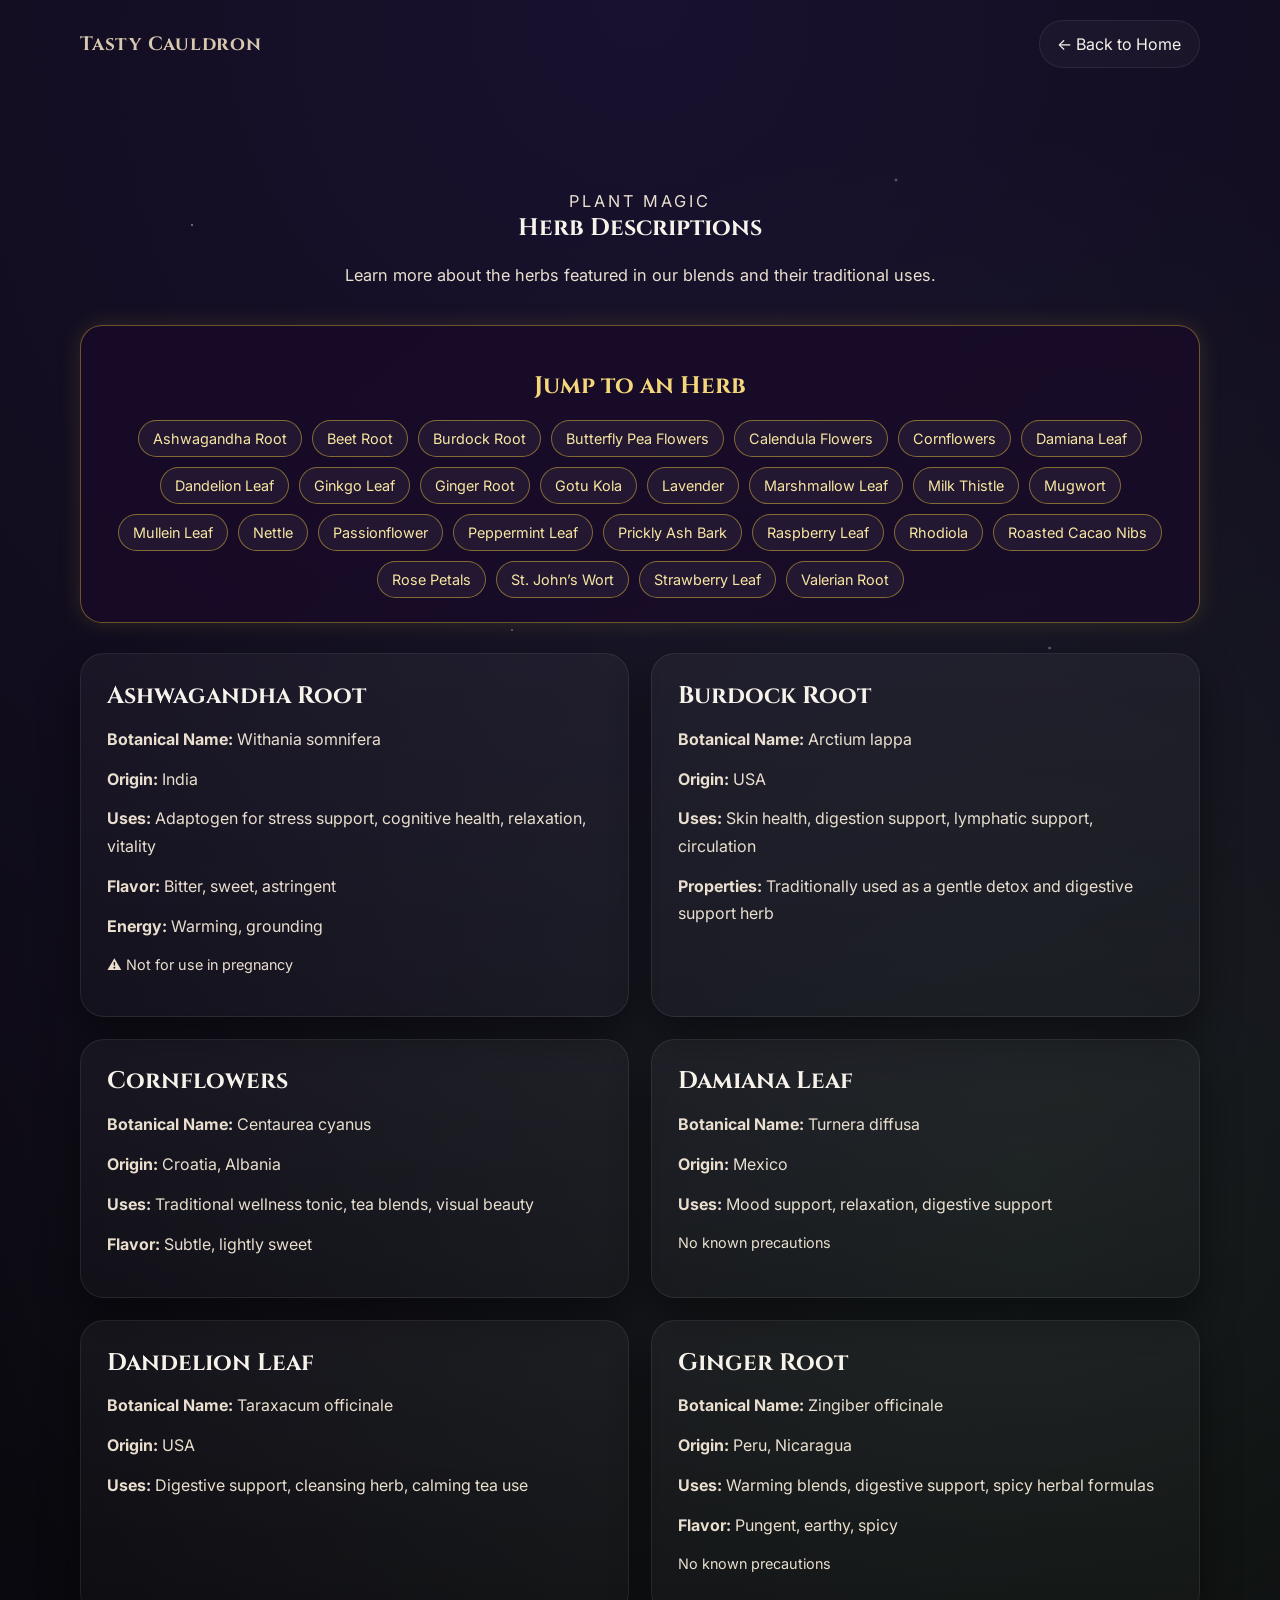
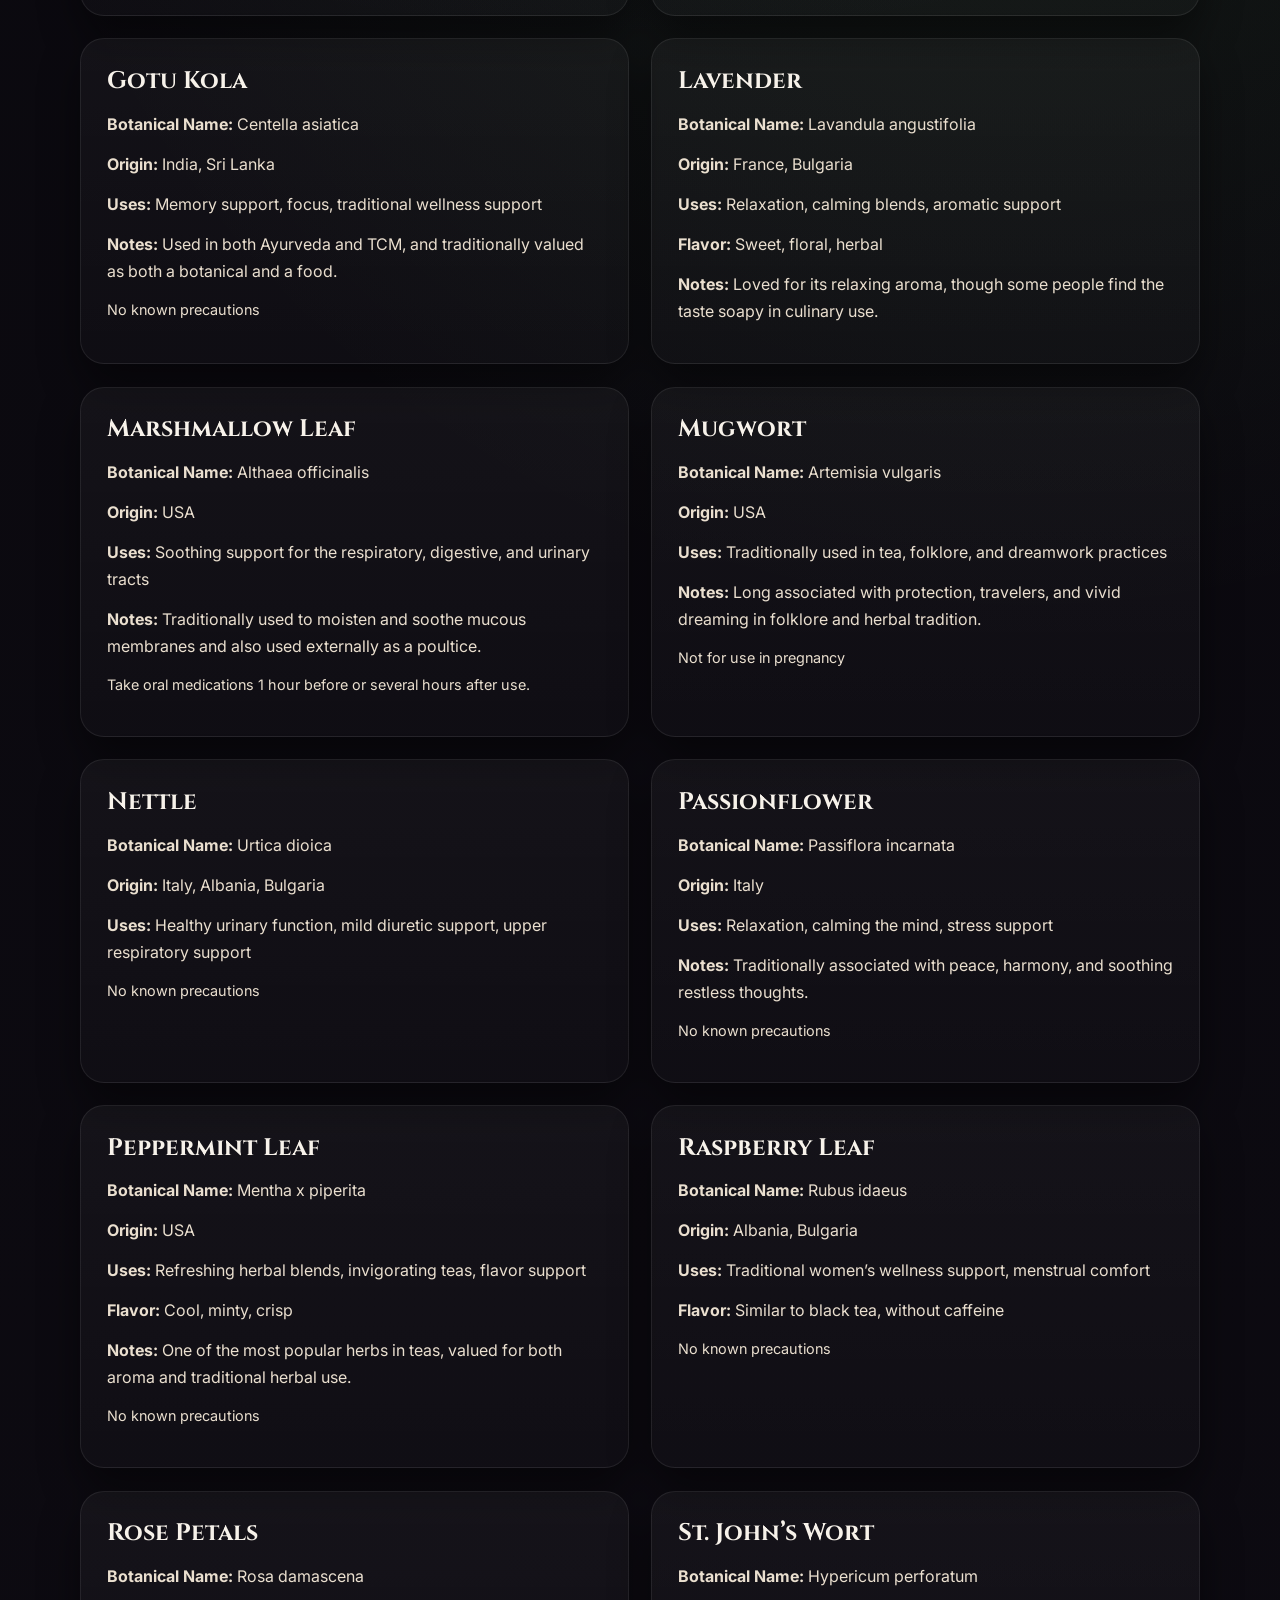
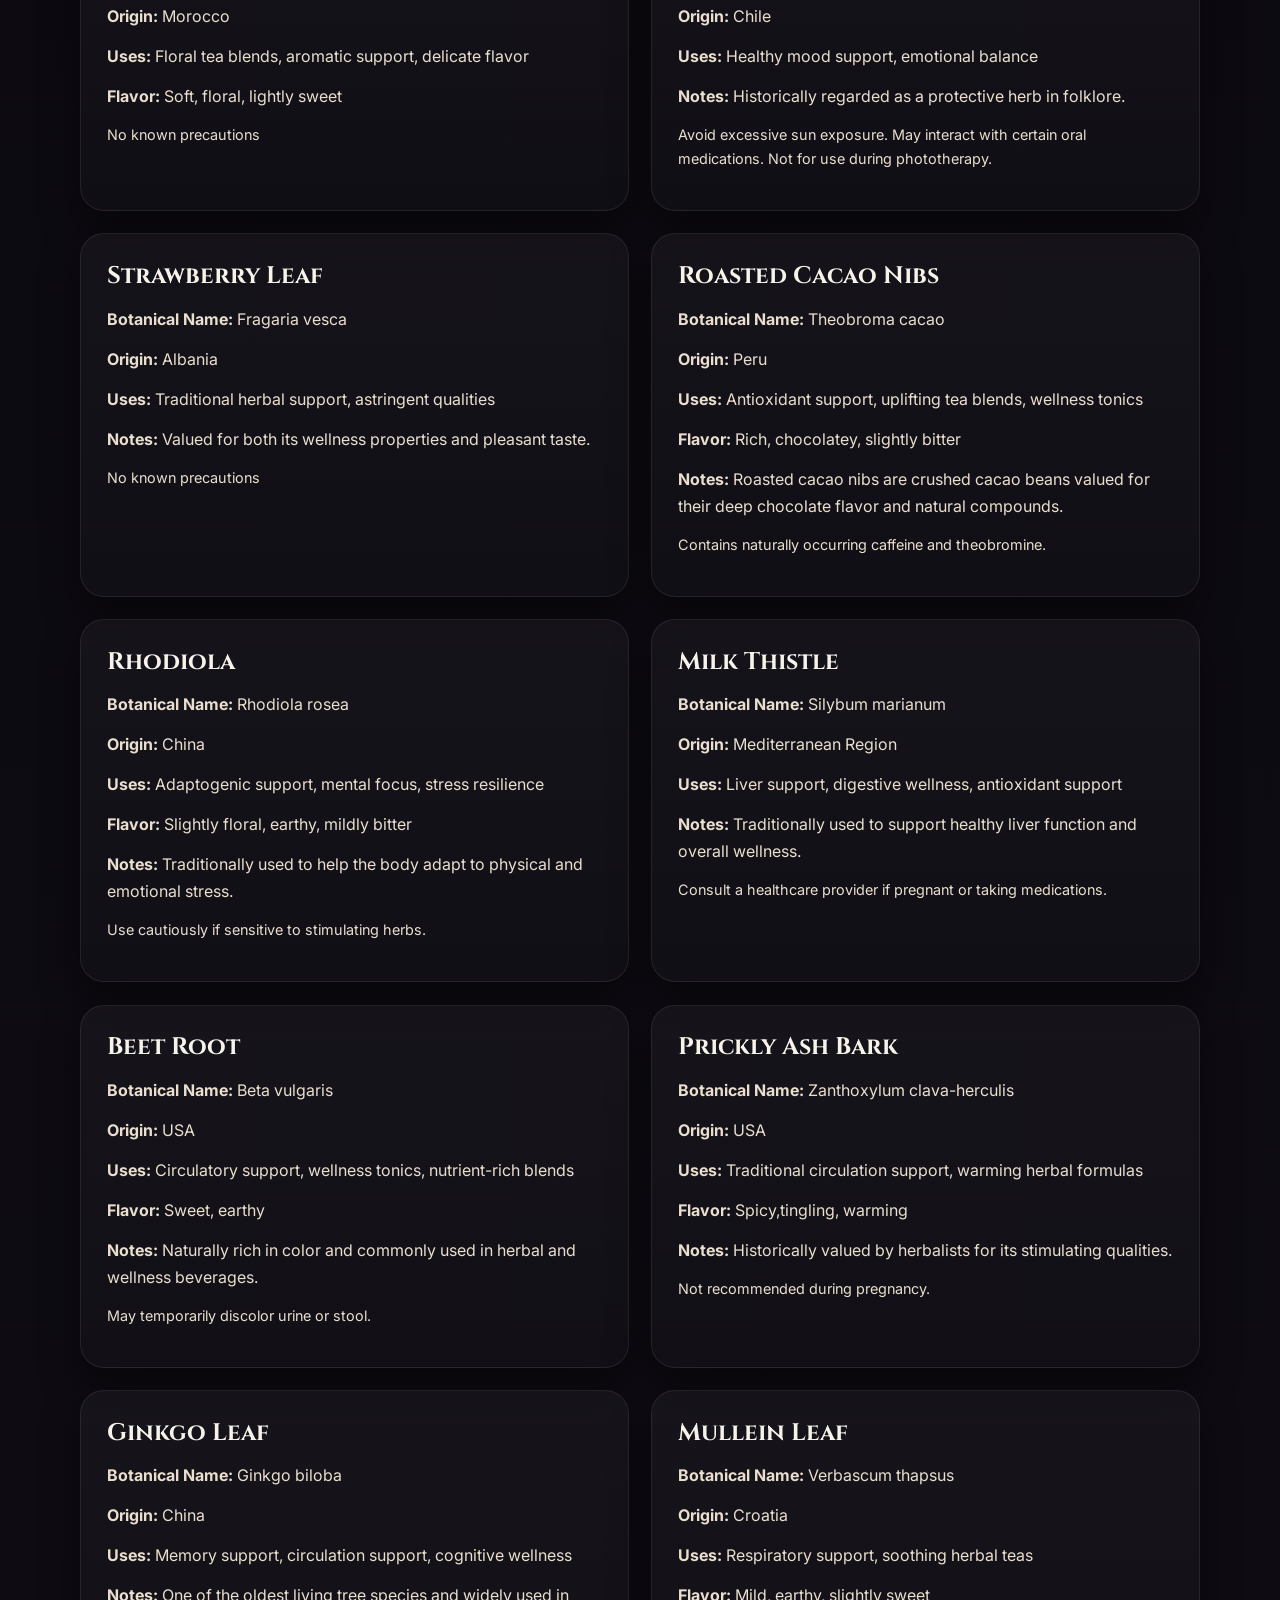
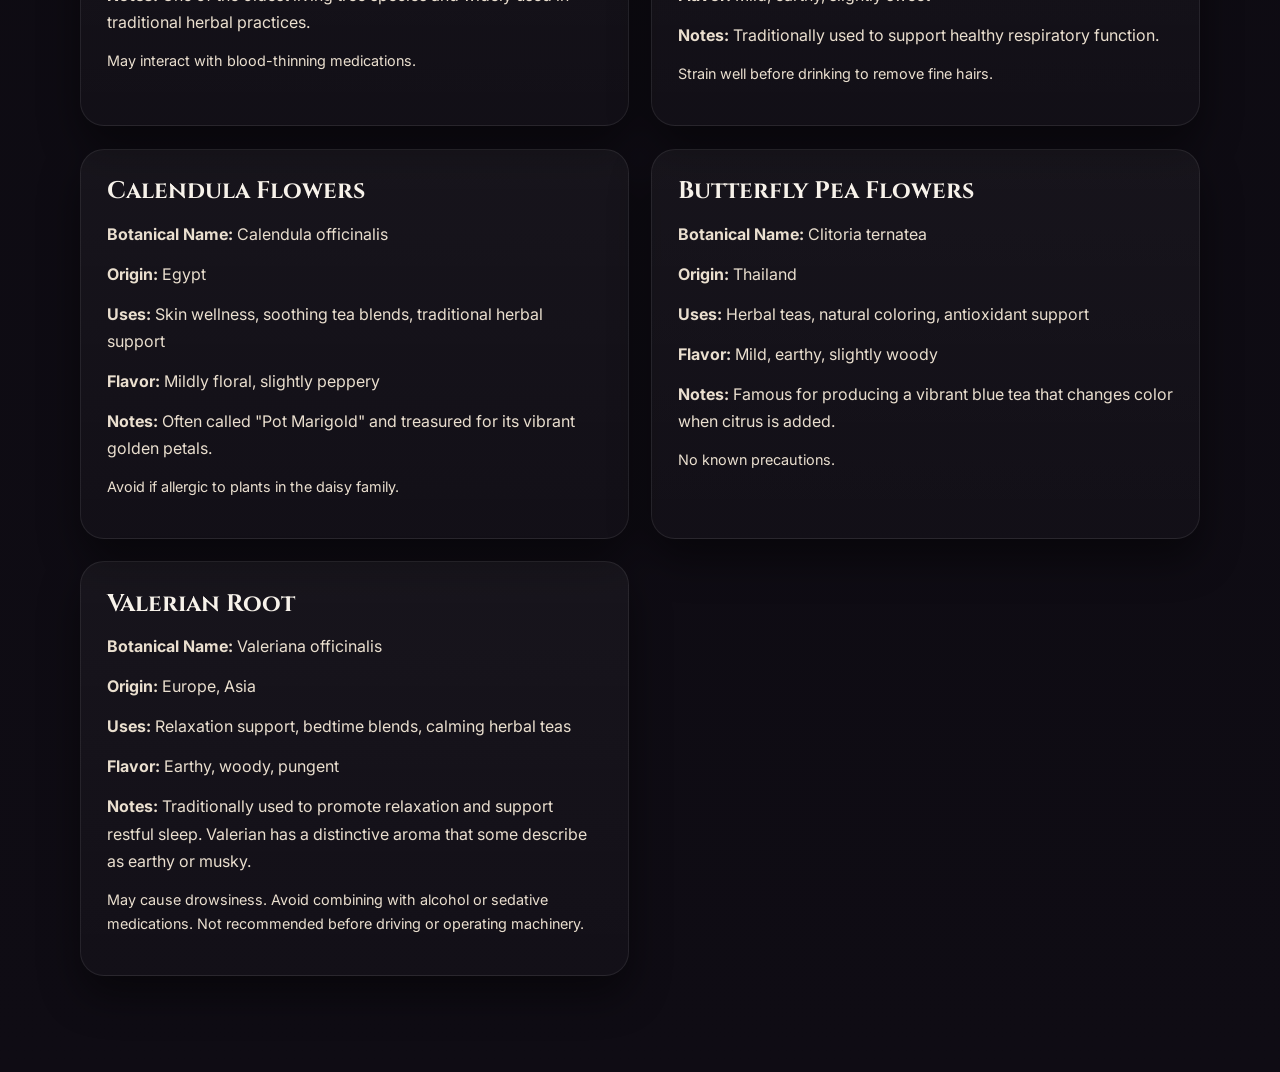
<file: herb-descriptions.html>
<!DOCTYPE html>
<html lang="en">
<head>

  
<!-- Google tag (gtag.js) -->
<script async src="https://www.googletagmanager.com/gtag/js?id=G-0WWXPFEBN2"></script>
<script>
  window.dataLayer = window.dataLayer || [];
  function gtag(){dataLayer.push(arguments);}
  gtag('js', new Date());

  gtag('config', 'G-0WWXPFEBN2');
</script>


  <meta charset="UTF-8" />
  <meta name="viewport" content="width=device-width, initial-scale=1.0" />
  <title>Herb Descriptions | Tasty Cauldron</title>
  <link rel="preconnect" href="https://fonts.googleapis.com">
  <link rel="preconnect" href="https://fonts.gstatic.com" crossorigin>
  <link href="https://fonts.googleapis.com/css2?family=Cinzel:wght@500;600;700&family=Inter:wght@400;500;600&display=swap" rel="stylesheet">
  <link rel="stylesheet" href="style.css" />
</head>
<body>
  <div class="menu-shell">
    <div class="menu-top">
      <div class="menu-logo">Tasty Cauldron</div>
      <a href="index.html" class="back-link">← Back to Home</a>
    </div>

    <main class="menu-page">
      <section class="menu-hero">
        <p class="eyebrow">Plant magic</p>
        <h1>Herb Descriptions</h1>
        <p>
          Learn more about the herbs featured in our blends and their traditional uses.
        </p>
      </section>

<section class="herb-jump">
  <h2>Jump to an Herb</h2>

  <div class="herb-jump-links">
    <a href="#ashwagandha-root">Ashwagandha Root</a>
    <a href="#beet-root">Beet Root</a>
    <a href="#burdock-root">Burdock Root</a>
    <a href="#butterfly-pea-flowers">Butterfly Pea Flowers</a>
    <a href="#calendula-flowers">Calendula Flowers</a>
    <a href="#cornflowers">Cornflowers</a>
    <a href="#damiana-leaf">Damiana Leaf</a>
    <a href="#dandelion-leaf">Dandelion Leaf</a>
    <a href="#ginkgo-leaf">Ginkgo Leaf</a>
    <a href="#ginger-root">Ginger Root</a>
    <a href="#gotu-kola">Gotu Kola</a>
    <a href="#lavender">Lavender</a>
    <a href="#marshmallow-leaf">Marshmallow Leaf</a>
    <a href="#milk-thistle">Milk Thistle</a>
    <a href="#mugwort">Mugwort</a>
    <a href="#mullein-leaf">Mullein Leaf</a>
    <a href="#nettle">Nettle</a>
    <a href="#passionflower">Passionflower</a>
    <a href="#peppermint-leaf">Peppermint Leaf</a>
    <a href="#prickly-ash-bark">Prickly Ash Bark</a>
    <a href="#raspberry-leaf">Raspberry Leaf</a>
    <a href="#rhodiola">Rhodiola</a>
    <a href="#roasted-cacao-nibs">Roasted Cacao Nibs</a>
    <a href="#rose-petals">Rose Petals</a>
    <a href="#st-johns-wort">St. John’s Wort</a>
    <a href="#strawberry-leaf">Strawberry Leaf</a>
    <a href="#valerian-root">Valerian Root</a>
  </div>
</section>


      <section class="herb-grid">
        <article class="herb-card" id="ashwagandha-root">
          <h2>Ashwagandha Root</h2>
          <p><strong>Botanical Name:</strong> Withania somnifera</p>
          <p><strong>Origin:</strong> India</p>
          <p><strong>Uses:</strong> Adaptogen for stress support, cognitive health, relaxation, vitality</p>
          <p><strong>Flavor:</strong> Bitter, sweet, astringent</p>
          <p><strong>Energy:</strong> Warming, grounding</p>
          <p class="herb-note">⚠ Not for use in pregnancy</p>
        </article>

        <article class="herb-card" id="burdock-root">
          <h2>Burdock Root</h2>
          <p><strong>Botanical Name:</strong> Arctium lappa</p>
          <p><strong>Origin:</strong> USA</p>
          <p><strong>Uses:</strong> Skin health, digestion support, lymphatic support, circulation</p>
          <p><strong>Properties:</strong> Traditionally used as a gentle detox and digestive support herb</p>
        </article>

        <article class="herb-card" id="cornflowers">
          <h2>Cornflowers</h2>
          <p><strong>Botanical Name:</strong> Centaurea cyanus</p>
          <p><strong>Origin:</strong> Croatia, Albania</p>
          <p><strong>Uses:</strong> Traditional wellness tonic, tea blends, visual beauty</p>
          <p><strong>Flavor:</strong> Subtle, lightly sweet</p>
        </article>

        <article class="herb-card" id="damiana-leaf">
          <h2>Damiana Leaf</h2>
          <p><strong>Botanical Name:</strong> Turnera diffusa</p>
          <p><strong>Origin:</strong> Mexico</p>
          <p><strong>Uses:</strong> Mood support, relaxation, digestive support</p>
          <p class="herb-note">No known precautions</p>
        </article>

        <article class="herb-card" id="dandelion-leaf">
          <h2>Dandelion Leaf</h2>
          <p><strong>Botanical Name:</strong> Taraxacum officinale</p>
          <p><strong>Origin:</strong> USA</p>
          <p><strong>Uses:</strong> Digestive support, cleansing herb, calming tea use</p>
        </article>

        <article class="herb-card"  id="ginkgo-leaf">
          <h2>Ginger Root</h2>
          <p><strong>Botanical Name:</strong> Zingiber officinale</p>
          <p><strong>Origin:</strong> Peru, Nicaragua</p>
          <p><strong>Uses:</strong> Warming blends, digestive support, spicy herbal formulas</p>
          <p><strong>Flavor:</strong> Pungent, earthy, spicy</p>
          <p class="herb-note">No known precautions</p>
        </article>



        <article class="herb-card" id="gotu-kola">
  <h2>Gotu Kola</h2>
  <p><strong>Botanical Name:</strong> Centella asiatica</p>
  <p><strong>Origin:</strong> India, Sri Lanka</p>
  <p><strong>Uses:</strong> Memory support, focus, traditional wellness support</p>
  <p><strong>Notes:</strong> Used in both Ayurveda and TCM, and traditionally valued as both a botanical and a food.</p>
  <p class="herb-note">No known precautions</p>
</article>

<article class="herb-card" id="lavender">
  <h2>Lavender</h2>
  <p><strong>Botanical Name:</strong> Lavandula angustifolia</p>
  <p><strong>Origin:</strong> France, Bulgaria</p>
  <p><strong>Uses:</strong> Relaxation, calming blends, aromatic support</p>
  <p><strong>Flavor:</strong> Sweet, floral, herbal</p>
  <p><strong>Notes:</strong> Loved for its relaxing aroma, though some people find the taste soapy in culinary use.</p>
</article>

<article class="herb-card" id="marshmallow-leaf">
  <h2>Marshmallow Leaf</h2>
  <p><strong>Botanical Name:</strong> Althaea officinalis</p>
  <p><strong>Origin:</strong> USA</p>
  <p><strong>Uses:</strong> Soothing support for the respiratory, digestive, and urinary tracts</p>
  <p><strong>Notes:</strong> Traditionally used to moisten and soothe mucous membranes and also used externally as a poultice.</p>
  <p class="herb-note">Take oral medications 1 hour before or several hours after use.</p>
</article>

<article class="herb-card" id="mugwort">
  <h2>Mugwort</h2>
  <p><strong>Botanical Name:</strong> Artemisia vulgaris</p>
  <p><strong>Origin:</strong> USA</p>
  <p><strong>Uses:</strong> Traditionally used in tea, folklore, and dreamwork practices</p>
  <p><strong>Notes:</strong> Long associated with protection, travelers, and vivid dreaming in folklore and herbal tradition.</p>
  <p class="herb-note">Not for use in pregnancy</p>
</article>

<article class="herb-card" id="nettle"> 
  <h2>Nettle</h2>
  <p><strong>Botanical Name:</strong> Urtica dioica</p>
  <p><strong>Origin:</strong> Italy, Albania, Bulgaria</p>
  <p><strong>Uses:</strong> Healthy urinary function, mild diuretic support, upper respiratory support</p>
  <p class="herb-note">No known precautions</p>
</article>

<article class="herb-card" id="passionflower">
  <h2>Passionflower</h2>
  <p><strong>Botanical Name:</strong> Passiflora incarnata</p>
  <p><strong>Origin:</strong> Italy</p>
  <p><strong>Uses:</strong> Relaxation, calming the mind, stress support</p>
  <p><strong>Notes:</strong> Traditionally associated with peace, harmony, and soothing restless thoughts.</p>
  <p class="herb-note">No known precautions</p>
</article>

<article class="herb-card" id="peppermint-leaf">
  <h2>Peppermint Leaf</h2>
  <p><strong>Botanical Name:</strong> Mentha x piperita</p>
  <p><strong>Origin:</strong> USA</p>
  <p><strong>Uses:</strong> Refreshing herbal blends, invigorating teas, flavor support</p>
  <p><strong>Flavor:</strong> Cool, minty, crisp</p>
  <p><strong>Notes:</strong> One of the most popular herbs in teas, valued for both aroma and traditional herbal use.</p>
  <p class="herb-note">No known precautions</p>
</article>

<article class="herb-card" id="raspberry-leaf">
  <h2>Raspberry Leaf</h2>
  <p><strong>Botanical Name:</strong> Rubus idaeus</p>
  <p><strong>Origin:</strong> Albania, Bulgaria</p>
  <p><strong>Uses:</strong> Traditional women’s wellness support, menstrual comfort</p>
  <p><strong>Flavor:</strong> Similar to black tea, without caffeine</p>
  <p class="herb-note">No known precautions</p>
</article>

<article class="herb-card" id="rose-petals">
  <h2>Rose Petals</h2>
  <p><strong>Botanical Name:</strong> Rosa damascena</p>
  <p><strong>Origin:</strong> Morocco</p>
  <p><strong>Uses:</strong> Floral tea blends, aromatic support, delicate flavor</p>
  <p><strong>Flavor:</strong> Soft, floral, lightly sweet</p>
  <p class="herb-note">No known precautions</p>
</article>

<article class="herb-card"  id="st-johns-wort">
  <h2>St. John’s Wort</h2>
  <p><strong>Botanical Name:</strong> Hypericum perforatum</p>
  <p><strong>Origin:</strong> Chile</p>
  <p><strong>Uses:</strong> Healthy mood support, emotional balance</p>
  <p><strong>Notes:</strong> Historically regarded as a protective herb in folklore.</p>
  <p class="herb-note">Avoid excessive sun exposure. May interact with certain oral medications. Not for use during phototherapy.</p>
</article>

<article class="herb-card" id="strawberry-leaf">
  <h2>Strawberry Leaf</h2>
  <p><strong>Botanical Name:</strong> Fragaria vesca</p>
  <p><strong>Origin:</strong> Albania</p>
  <p><strong>Uses:</strong> Traditional herbal support, astringent qualities</p>
  <p><strong>Notes:</strong> Valued for both its wellness properties and pleasant taste.</p>
  <p class="herb-note">No known precautions</p>
</article>

<article class="herb-card" id="roasted-cacao-nibs">
  <h2>Roasted Cacao Nibs</h2>
  <p><strong>Botanical Name:</strong> Theobroma cacao</p>
  <p><strong>Origin:</strong> Peru</p>
  <p><strong>Uses:</strong> Antioxidant support, uplifting tea blends, wellness tonics</p>
  <p><strong>Flavor:</strong> Rich, chocolatey, slightly bitter</p>
  <p><strong>Notes:</strong> Roasted cacao nibs are crushed cacao beans valued for their deep chocolate flavor and natural compounds.</p>
  <p class="herb-note">Contains naturally occurring caffeine and theobromine.</p>
</article>

<article class="herb-card"  id="rhodiola">
  <h2>Rhodiola</h2>
  <p><strong>Botanical Name:</strong> Rhodiola rosea</p>
  <p><strong>Origin:</strong> China</p>
  <p><strong>Uses:</strong> Adaptogenic support, mental focus, stress resilience</p>
  <p><strong>Flavor:</strong> Slightly floral, earthy, mildly bitter</p>
  <p><strong>Notes:</strong> Traditionally used to help the body adapt to physical and emotional stress.</p>
  <p class="herb-note">Use cautiously if sensitive to stimulating herbs.</p>
</article>

<article class="herb-card" id="milk-thistle">
  <h2>Milk Thistle</h2>
  <p><strong>Botanical Name:</strong> Silybum marianum</p>
  <p><strong>Origin:</strong> Mediterranean Region</p>
  <p><strong>Uses:</strong> Liver support, digestive wellness, antioxidant support</p>
  <p><strong>Notes:</strong> Traditionally used to support healthy liver function and overall wellness.</p>
  <p class="herb-note">Consult a healthcare provider if pregnant or taking medications.</p>
</article>

<article class="herb-card"  id="prickly-ash-bark">
  <h2>Beet Root</h2>
  <p><strong>Botanical Name:</strong> Beta vulgaris</p>
  <p><strong>Origin:</strong> USA</p>
  <p><strong>Uses:</strong> Circulatory support, wellness tonics, nutrient-rich blends</p>
  <p><strong>Flavor:</strong> Sweet, earthy</p>
  <p><strong>Notes:</strong> Naturally rich in color and commonly used in herbal and wellness beverages.</p>
  <p class="herb-note">May temporarily discolor urine or stool.</p>
</article>

<article class="herb-card"  id="prickly-ash-bark">
  <h2>Prickly Ash Bark</h2>
  <p><strong>Botanical Name:</strong> Zanthoxylum clava-herculis</p>
  <p><strong>Origin:</strong> USA</p>
  <p><strong>Uses:</strong> Traditional circulation support, warming herbal formulas</p>
  <p><strong>Flavor:</strong> Spicy,tingling, warming</p>
  <p><strong>Notes:</strong> Historically valued by herbalists for its stimulating qualities.</p>
  <p class="herb-note">Not recommended during pregnancy.</p>
</article>

<article class="herb-card" id="ginkgo-leaf">
  <h2>Ginkgo Leaf</h2>
  <p><strong>Botanical Name:</strong> Ginkgo biloba</p>
  <p><strong>Origin:</strong> China</p>
  <p><strong>Uses:</strong> Memory support, circulation support, cognitive wellness</p>
  <p><strong>Notes:</strong> One of the oldest living tree species and widely used in traditional herbal practices.</p>
  <p class="herb-note">May interact with blood-thinning medications.</p>
</article>

<article class="herb-card" id="mugwort">
  <h2>Mullein Leaf</h2>
  <p><strong>Botanical Name:</strong> Verbascum thapsus</p>
  <p><strong>Origin:</strong> Croatia</p>
  <p><strong>Uses:</strong> Respiratory support, soothing herbal teas</p>
  <p><strong>Flavor:</strong> Mild, earthy, slightly sweet</p>
  <p><strong>Notes:</strong> Traditionally used to support healthy respiratory function.</p>
  <p class="herb-note">Strain well before drinking to remove fine hairs.</p>
</article>

<article class="herb-card" id="calendula-flowers">
  <h2>Calendula Flowers</h2>
  <p><strong>Botanical Name:</strong> Calendula officinalis</p>
  <p><strong>Origin:</strong> Egypt</p>
  <p><strong>Uses:</strong> Skin wellness, soothing tea blends, traditional herbal support</p>
  <p><strong>Flavor:</strong> Mildly floral, slightly peppery</p>
  <p><strong>Notes:</strong> Often called "Pot Marigold" and treasured for its vibrant golden petals.</p>
  <p class="herb-note">Avoid if allergic to plants in the daisy family.</p>
</article>

<article class="herb-card" id="butterfly- pea-flowers">
  <h2>Butterfly Pea Flowers</h2>
  <p><strong>Botanical Name:</strong> Clitoria ternatea</p>
  <p><strong>Origin:</strong> Thailand</p>
  <p><strong>Uses:</strong> Herbal teas, natural coloring, antioxidant support</p>
  <p><strong>Flavor:</strong> Mild, earthy, slightly woody</p>
  <p><strong>Notes:</strong> Famous for producing a vibrant blue tea that changes color when citrus is added.</p>
  <p class="herb-note">No known precautions.</p>
</article>



<article class="herb-card">
  <h2>Valerian Root</h2>
  <p><strong>Botanical Name:</strong> Valeriana officinalis</p>
  <p><strong>Origin:</strong> Europe, Asia</p>
  <p><strong>Uses:</strong> Relaxation support, bedtime blends, calming herbal teas</p>
  <p><strong>Flavor:</strong> Earthy, woody, pungent</p>
  <p><strong>Notes:</strong> Traditionally used to promote relaxation and support restful sleep. Valerian has a distinctive aroma that some describe as earthy or musky.</p>
  <p class="herb-note">May cause drowsiness. Avoid combining with alcohol or sedative medications. Not recommended before driving or operating machinery.</p>
</article>



      </section>
    </main>
  </div>
</body>
</html>
</file>
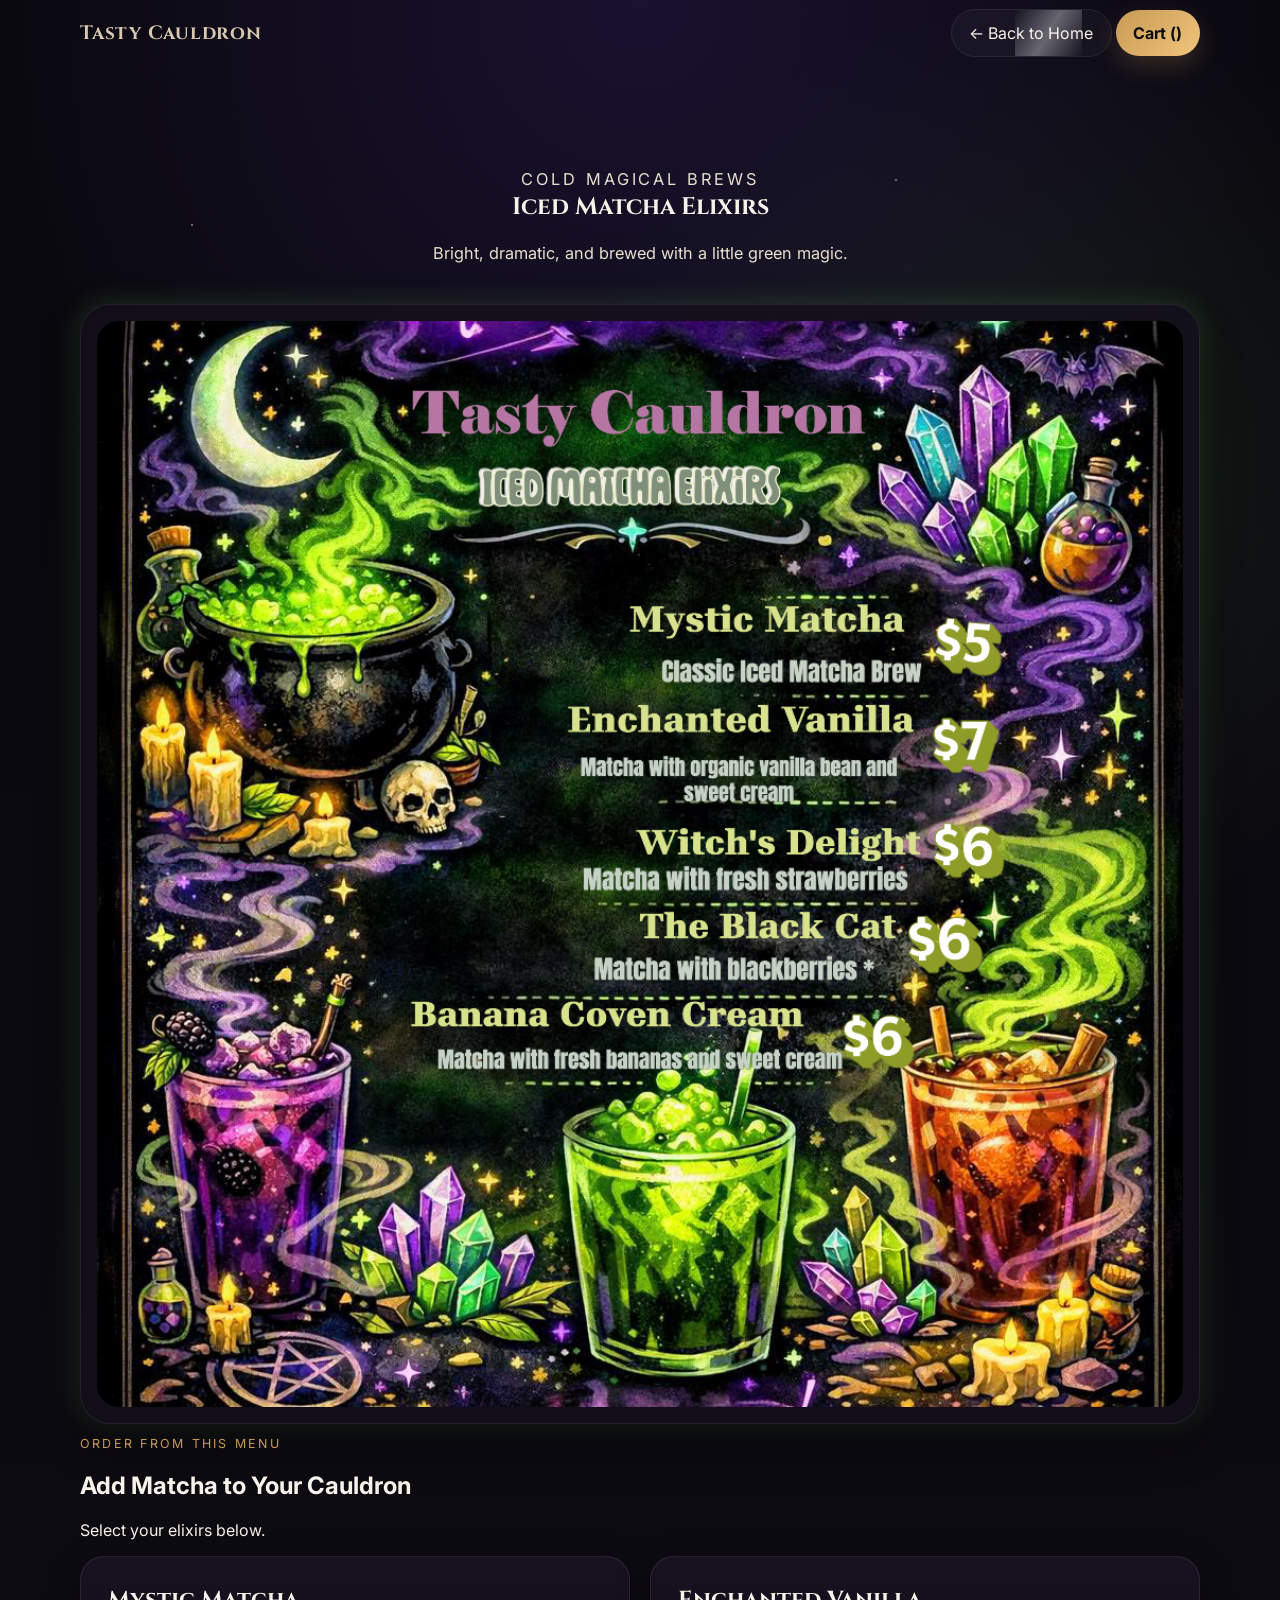
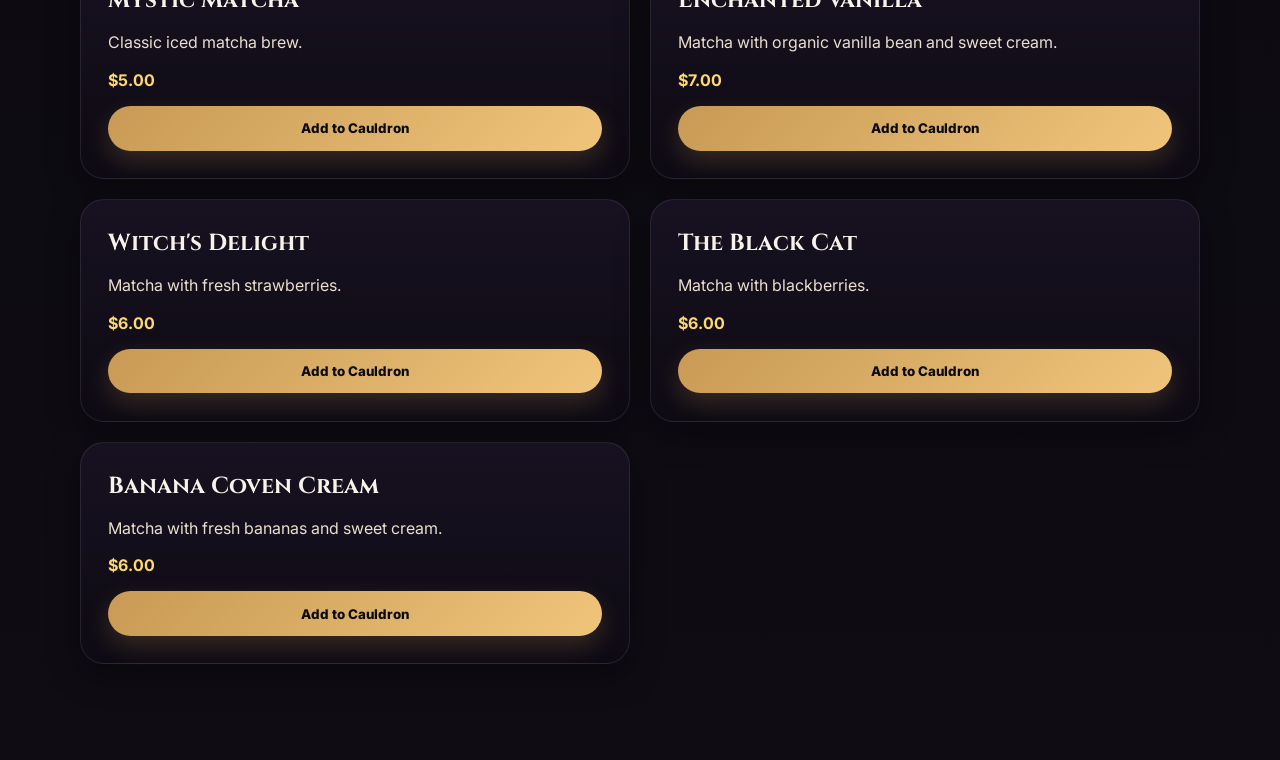
<file: matcha-menu.html>
<!DOCTYPE html>
<html lang="en">
<head>
  
<!-- Google tag (gtag.js) -->
<script async src="https://www.googletagmanager.com/gtag/js?id=G-0WWXPFEBN2"></script>
<script>
  window.dataLayer = window.dataLayer || [];
  function gtag(){dataLayer.push(arguments);}
  gtag('js', new Date());

  gtag('config', 'G-0WWXPFEBN2');
</script>


  <meta charset="UTF-8" />
  <meta name="viewport" content="width=device-width, initial-scale=1.0" />
  <title>Iced Matcha Elixirs | Tasty Cauldron</title>
  <link rel="preconnect" href="https://fonts.googleapis.com">
  <link rel="preconnect" href="https://fonts.gstatic.com" crossorigin>
  <link href="https://fonts.googleapis.com/css2?family=Cinzel:wght@500;600;700&family=Inter:wght@400;500;600&display=swap" rel="stylesheet">
  <link rel="stylesheet" href="style.css" />
  <link rel="stylesheet" href="https://cdn.snipcart.com/themes/v3.3.0/default/snipcart.css" />
</head>

<body>
  <div hidden id="snipcart" data-api-key="MWIxMTcwYzAtZGZhNi00MjU3LWFjNTItZDNhZDAxZWQ0MmQ5NjM5MTIyNTc5MzQ2MTMwNzY3"></div>

  <div class="menu-shell">
    <div class="menu-top">
      <div class="menu-logo">Tasty Cauldron</div>
      <div class="top-links">
        <a href="index.html" class="back-link">← Back to Home</a>
        <a href="#" class="cart-button snipcart-checkout">
          Cart (<span class="snipcart-items-count"></span>)
        </a>
      </div>
    </div>

    <main class="menu-page">
      <section class="menu-hero">
        <p class="eyebrow">Cold magical brews</p>
        <h1>Iced Matcha Elixirs</h1>
        <p>Bright, dramatic, and brewed with a little green magic.</p>
      </section>

      <section class="menu-frame green-glow">
        <img src="images/iced-matcha-menu.png" alt="Tasty Cauldron Iced Matcha Elixirs Menu" />
      </section>

      <section class="order-section">
        <div class="order-heading">
          <p class="eyebrow">Order from this menu</p>
          <h2>Add Matcha to Your Cauldron</h2>
          <p>Select your elixirs below.</p>
        </div>

        <div class="product-grid">
          <article class="product-card">
            <h3>Mystic Matcha</h3>
            <p class="product-desc">Classic iced matcha brew.</p>
            <p class="product-price">$5.00</p>
            <button
              class="snipcart-add-item add-btn"
              data-item-id="mystic-matcha"
              data-item-name="Mystic Matcha"
              data-item-price="5.00"
              data-item-url="/matcha-menu.html"
              data-item-description="Classic iced matcha brew"
              data-item-image="/images/iced-matcha-menu.png">
              Add to Cauldron
            </button>
          </article>

          <article class="product-card">
            <h3>Enchanted Vanilla</h3>
            <p class="product-desc">Matcha with organic vanilla bean and sweet cream.</p>
            <p class="product-price">$7.00</p>
            <button
              class="snipcart-add-item add-btn"
              data-item-id="enchanted-vanilla-matcha"
              data-item-name="Enchanted Vanilla"
              data-item-price="7.00"
              data-item-url="/matcha-menu.html"
              data-item-description="Matcha with organic vanilla bean and sweet cream"
              data-item-image="/images/iced-matcha-menu.png">
              Add to Cauldron
            </button>
          </article>

          <article class="product-card">
            <h3>Witch's Delight</h3>
            <p class="product-desc">Matcha with fresh strawberries.</p>
            <p class="product-price">$6.00</p>
            <button
              class="snipcart-add-item add-btn"
              data-item-id="witchs-delight-matcha"
              data-item-name="Witch's Delight"
              data-item-price="6.00"
              data-item-url="/matcha-menu.html"
              data-item-description="Matcha with fresh strawberries"
              data-item-image="/images/iced-matcha-menu.png">
              Add to Cauldron
            </button>
          </article>

          <article class="product-card">
            <h3>The Black Cat</h3>
            <p class="product-desc">Matcha with blackberries.</p>
            <p class="product-price">$6.00</p>
            <button
              class="snipcart-add-item add-btn"
              data-item-id="the-black-cat-matcha"
              data-item-name="The Black Cat"
              data-item-price="6.00"
              data-item-url="/matcha-menu.html"
              data-item-description="Matcha with blackberries"
              data-item-image="/images/iced-matcha-menu.png">
              Add to Cauldron
            </button>
          </article>

          <article class="product-card">
            <h3>Banana Coven Cream</h3>
            <p class="product-desc">Matcha with fresh bananas and sweet cream.</p>
            <p class="product-price">$6.00</p>
            <button
              class="snipcart-add-item add-btn"
              data-item-id="banana-coven-cream-matcha"
              data-item-name="Banana Coven Cream"
              data-item-price="6.00"
              data-item-url="/matcha-menu.html"
              data-item-description="Matcha with fresh bananas and sweet cream"
              data-item-image="/images/iced-matcha-menu.png">
              Add to Cauldron
            </button>
          </article>
        </div>
      </section>
    </main>
  </div>

  <script async src="https://cdn.snipcart.com/themes/v3.3.0/default/snipcart.js"></script>
</body>
</html>
</file>
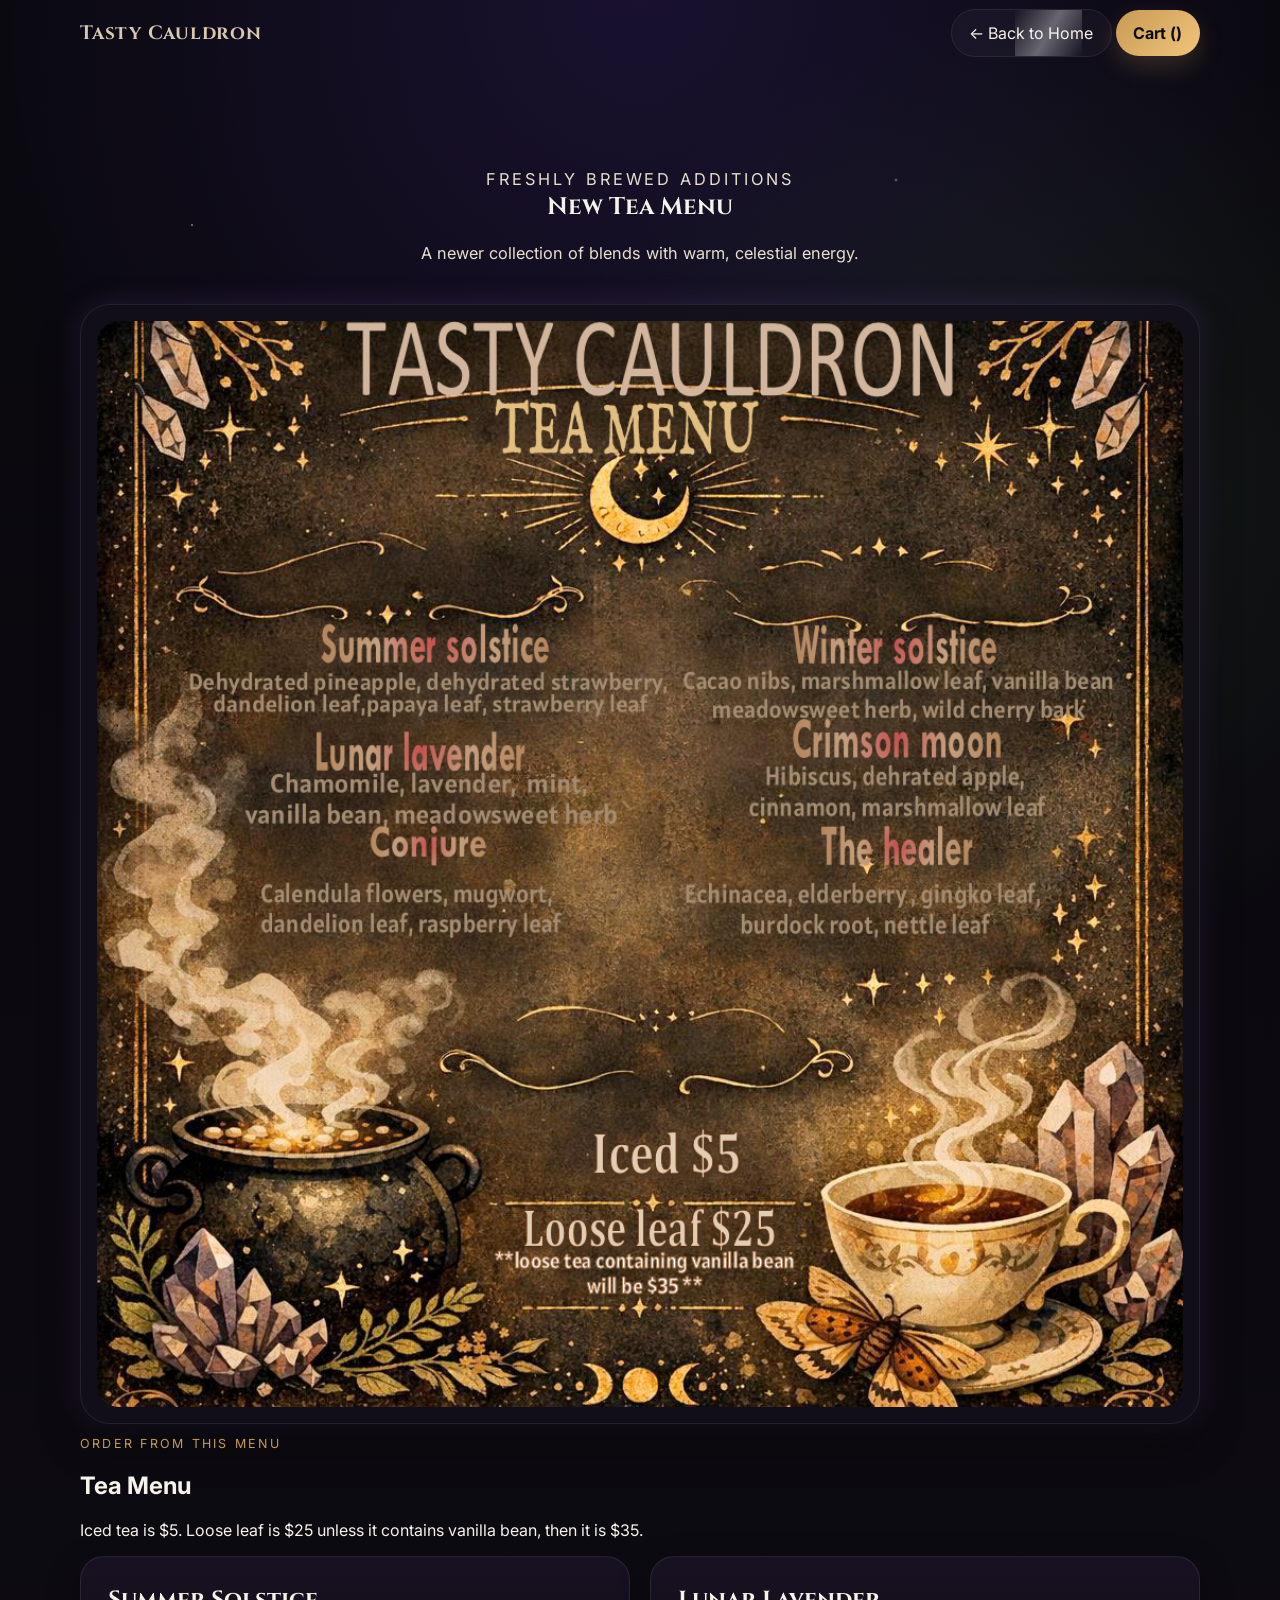
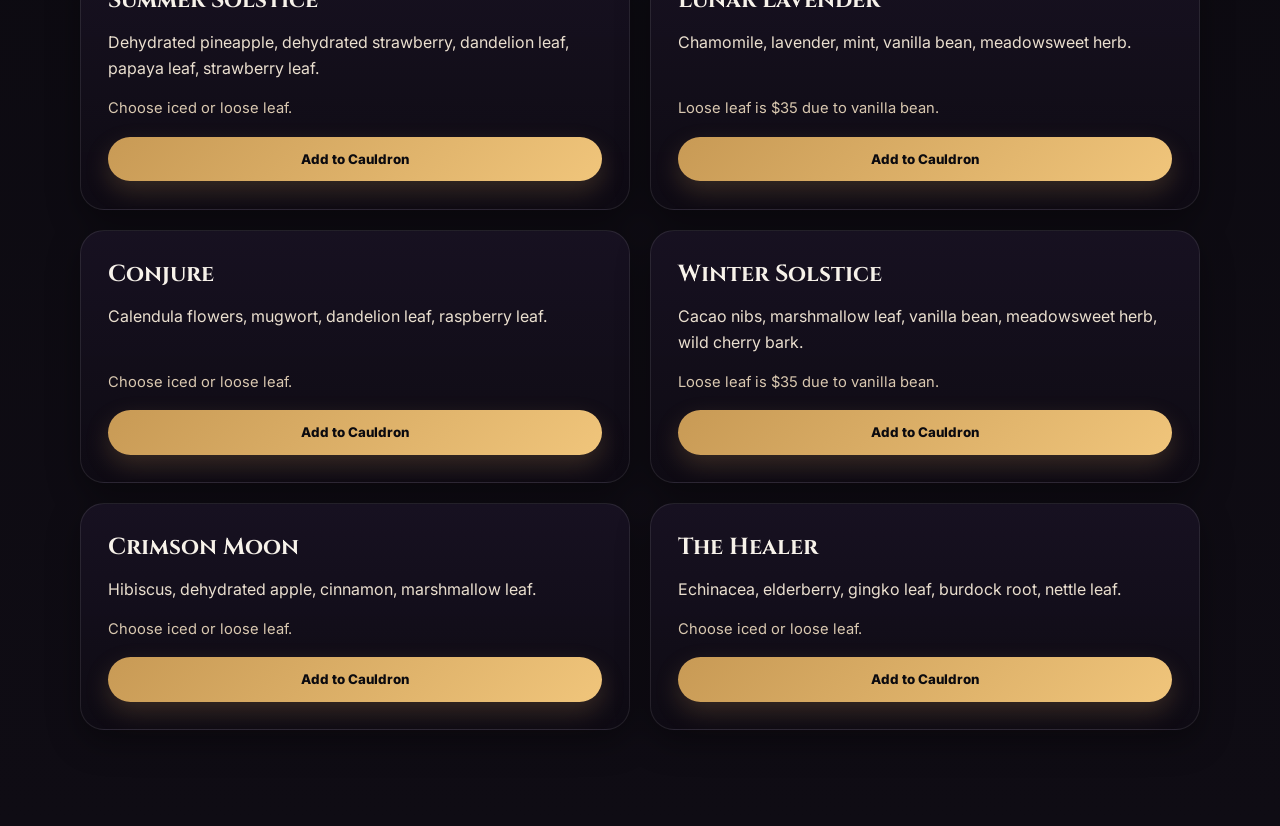
<file: new-tea.html>
<!DOCTYPE html>
<html lang="en">
<head>

  
<!-- Google tag (gtag.js) -->
<script async src="https://www.googletagmanager.com/gtag/js?id=G-0WWXPFEBN2"></script>
<script>
  window.dataLayer = window.dataLayer || [];
  function gtag(){dataLayer.push(arguments);}
  gtag('js', new Date());

  gtag('config', 'G-0WWXPFEBN2');
</script>

  <meta charset="UTF-8" />
  <meta name="viewport" content="width=device-width, initial-scale=1.0" />
  <title>New Tea Menu | Tasty Cauldron</title>

  <link rel="preconnect" href="https://fonts.googleapis.com">
  <link rel="preconnect" href="https://fonts.gstatic.com" crossorigin>
  <link href="https://fonts.googleapis.com/css2?family=Cinzel:wght@500;600;700&family=Inter:wght@400;500;600&display=swap" rel="stylesheet">

  <link rel="stylesheet" href="style.css" />
  <link rel="stylesheet" href="https://cdn.snipcart.com/themes/v3.3.0/default/snipcart.css" />
</head>

<body>

  <div class="magic-sparkles">
  <span>✨</span>
  <span>✦</span>
  <span>🧹</span>
  <span>✧</span>
  <span>✨</span>
  <span>🧹</span>
  <span>✦</span>
</div>






  <!-- Snipcart -->
  <div hidden id="snipcart" data-api-key="MWIxMTcwYzAtZGZhNi00MjU3LWFjNTItZDNhZDAxZWQ0MmQ5NjM5MTIyNTc5MzQ2MTMwNzY3"></div>

  <div class="menu-shell">
    <div class="menu-top">
      <div class="menu-logo">Tasty Cauldron</div>

      <div class="top-links">
        <a href="index.html" class="back-link">← Back to Home</a>
        <a href="#" class="cart-button snipcart-checkout">
          Cart (<span class="snipcart-items-count"></span>)
        </a>
      </div>
    </div>

    <main class="menu-page">
      <section class="menu-hero">
        <p class="eyebrow">Freshly brewed additions</p>
        <h1>New Tea Menu</h1>
        <p>A newer collection of blends with warm, celestial energy.</p>
      </section>

      <!-- MENU IMAGE -->
      <section class="menu-frame plum-glow">
        <img src="images/new-tea-menu.png" alt="Tasty Cauldron New Tea Menu" />
      </section>

      <!-- ✅ ORDER SECTION (FIXED) -->
      <section class="order-section">
        <div class="order-heading">
          <p class="eyebrow">Order from this menu</p>
          <h2>Tea Menu</h2>
          <p>Iced tea is $5. Loose leaf is $25 unless it contains vanilla bean, then it is $35.</p>
        </div>

        <div class="product-grid">

          <article class="product-card">
            <h3>Summer Solstice</h3>
            <p class="product-desc">Dehydrated pineapple, dehydrated strawberry, dandelion leaf, papaya leaf, strawberry leaf.</p>
            <p class="option-note">Choose iced or loose leaf.</p>
            <button class="snipcart-add-item add-btn"
              data-item-id="summer-solstice-tea"
              data-item-name="Summer Solstice"
              data-item-price="5.00"
              data-item-url="/new-tea.html"
              data-item-description="Summer Solstice tea"
              data-item-image="/images/new-tea-menu.png"
              data-item-custom1-name="Tea Style"
              data-item-custom1-options="Iced|Loose Leaf[+20.00]"
              data-item-custom1-required="true">
              Add to Cauldron
            </button>
          </article>

          <article class="product-card">
            <h3>Lunar Lavender</h3>
            <p class="product-desc">Chamomile, lavender, mint, vanilla bean, meadowsweet herb.</p>
            <p class="option-note">Loose leaf is $35 due to vanilla bean.</p>
            <button class="snipcart-add-item add-btn"
              data-item-id="lunar-lavender-tea"
              data-item-name="Lunar Lavender"
              data-item-price="5.00"
              data-item-url="/new-tea-menu.html"
              data-item-description="Lunar Lavender tea"
              data-item-image="/images/new-tea-menu.png"
              data-item-custom1-name="Tea Style"
              data-item-custom1-options="Iced|Loose Leaf[+30.00]"
              data-item-custom1-required="true">
              Add to Cauldron
            </button>
          </article>

          <article class="product-card">
            <h3>Conjure</h3>
            <p class="product-desc">Calendula flowers, mugwort, dandelion leaf, raspberry leaf.</p>
            <p class="option-note">Choose iced or loose leaf.</p>
            <button class="snipcart-add-item add-btn"
              data-item-id="conjure-tea"
              data-item-name="Conjure"
              data-item-price="5.00"
              data-item-url="/new-tea.html"
              data-item-description="Conjure tea"
              data-item-image="/images/new-tea-menu.png"
              data-item-custom1-name="Tea Style"
              data-item-custom1-options="Iced|Loose Leaf[+20.00]"
              data-item-custom1-required="true">
              Add to Cauldron
            </button>
          </article>

          <article class="product-card">
            <h3>Winter Solstice</h3>
            <p class="product-desc">Cacao nibs, marshmallow leaf, vanilla bean, meadowsweet herb, wild cherry bark.</p>
            <p class="option-note">Loose leaf is $35 due to vanilla bean.</p>
            <button class="snipcart-add-item add-btn"
              data-item-id="winter-solstice-tea"
              data-item-name="Winter Solstice"
              data-item-price="5.00"
              data-item-url="/new-tea.html"
              data-item-description="Winter Solstice tea"
              data-item-image="/images/new-tea-menu.png"
              data-item-custom1-name="Tea Style"
              data-item-custom1-options="Iced|Loose Leaf[+30.00]"
              data-item-custom1-required="true">
              Add to Cauldron
            </button>
          </article>

          <article class="product-card">
            <h3>Crimson Moon</h3>
            <p class="product-desc">Hibiscus, dehydrated apple, cinnamon, marshmallow leaf.</p>
            <p class="option-note">Choose iced or loose leaf.</p>
            <button class="snipcart-add-item add-btn"
              data-item-id="crimson-moon-tea"
              data-item-name="Crimson Moon"
              data-item-price="5.00"
              data-item-url="/new-tea.html"
              data-item-description="Crimson Moon tea"
              data-item-image="/images/new-tea-menu.png"
              data-item-custom1-name="Tea Style"
              data-item-custom1-options="Iced|Loose Leaf[+20.00]"
              data-item-custom1-required="true">
              Add to Cauldron
            </button>
          </article>

          <article class="product-card">
            <h3>The Healer</h3>
            <p class="product-desc">Echinacea, elderberry, gingko leaf, burdock root, nettle leaf.</p>
            <p class="option-note">Choose iced or loose leaf.</p>
            <button class="snipcart-add-item add-btn"
              data-item-id="the-healer-tea"
              data-item-name="The Healer"
              data-item-price="5.00"
              data-item-url="/new-tea.html"
              data-item-description="The Healer tea"
              data-item-image="/images/new-tea-menu.png"
              data-item-custom1-name="Tea Style"
              data-item-custom1-options="Iced|Loose Leaf[+20.00]"
              data-item-custom1-required="true">
              Add to Cauldron
            </button>
          </article>

        </div>
      </section>
    </main>
  </div>

  <!-- Snipcart Script -->
  <script async src="https://cdn.snipcart.com/themes/v3.3.0/default/snipcart.js"></script>
</body>
</html>
</file>
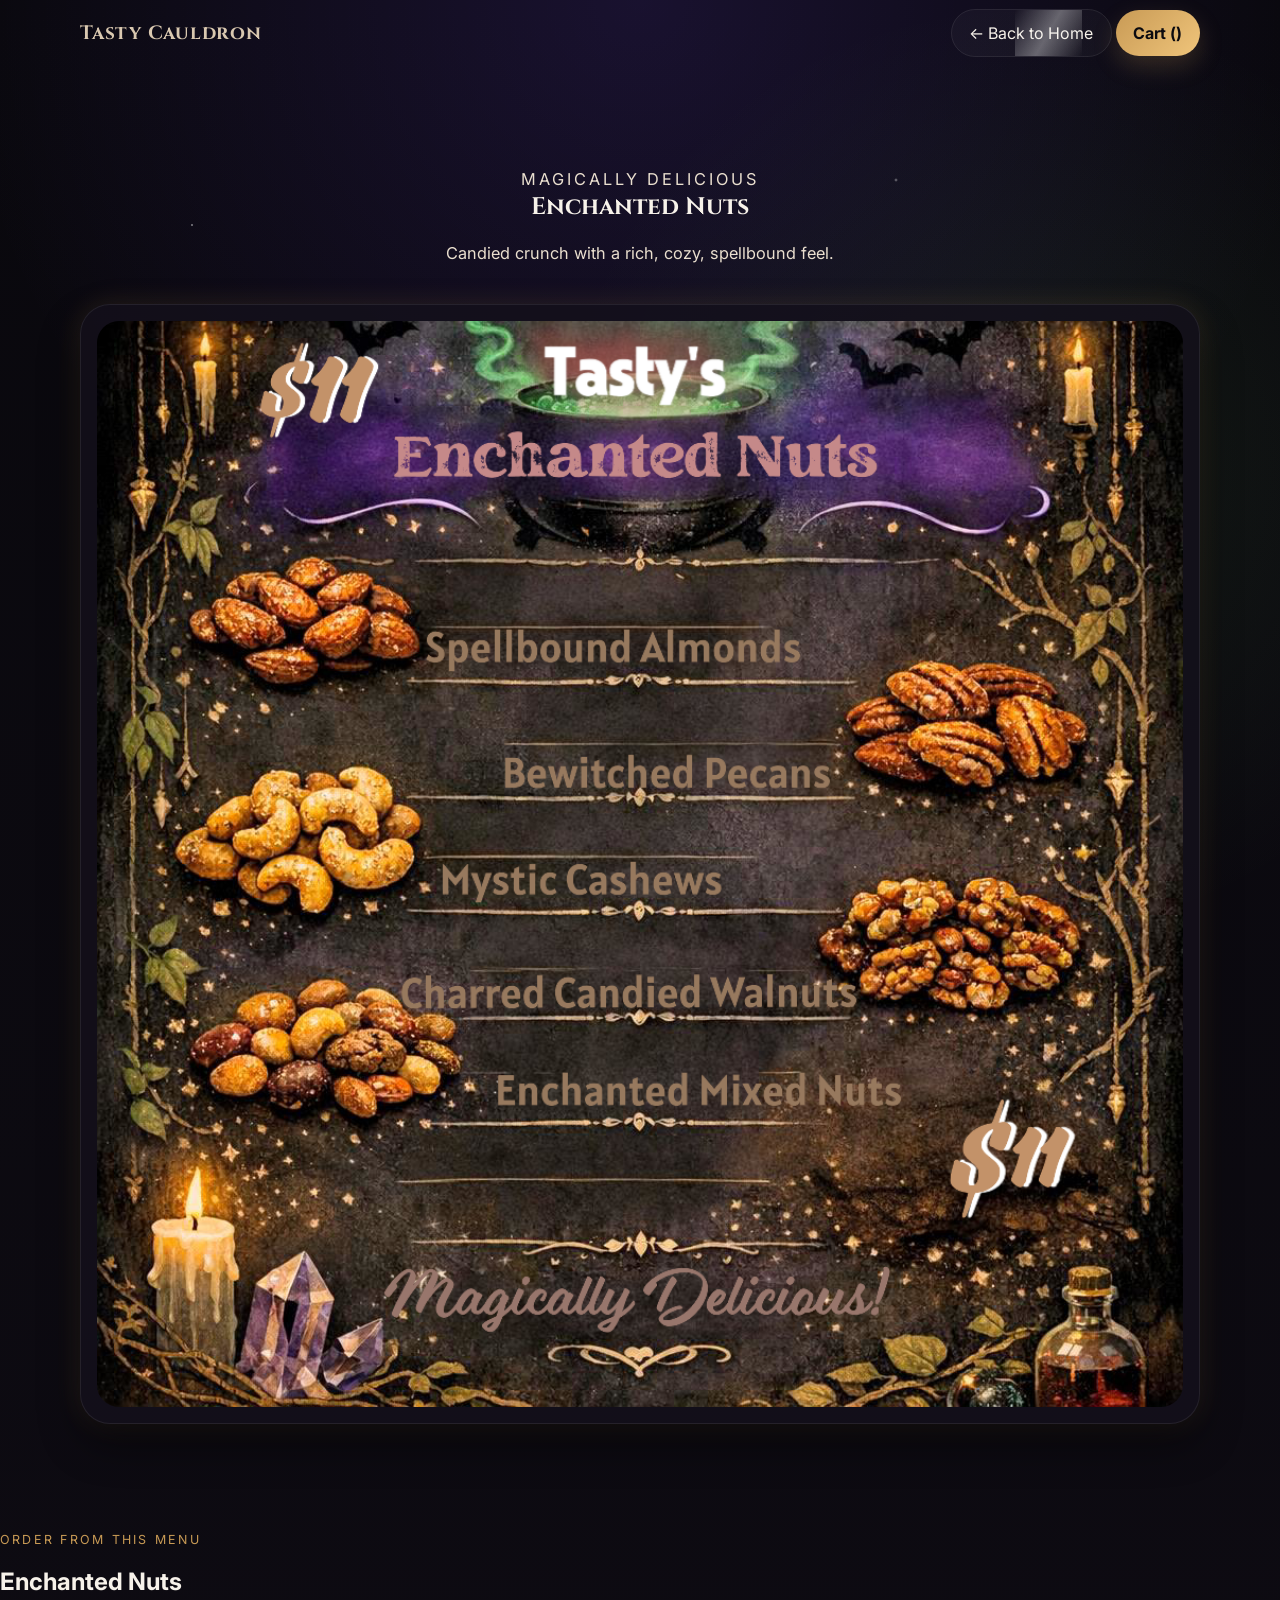
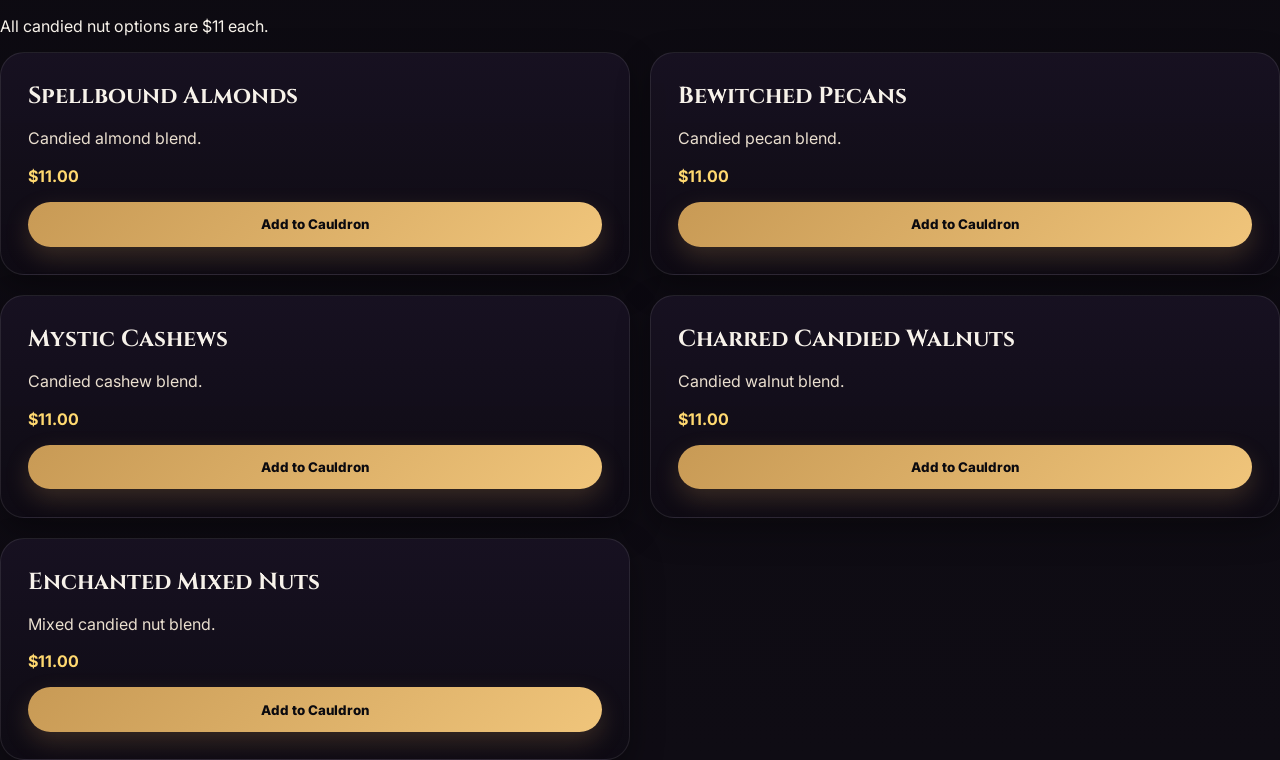
<file: nuts-menu.html>
<!DOCTYPE html>
<html lang="en">
<head>
  
<!-- Google tag (gtag.js) -->
<script async src="https://www.googletagmanager.com/gtag/js?id=G-0WWXPFEBN2"></script>
<script>
  window.dataLayer = window.dataLayer || [];
  function gtag(){dataLayer.push(arguments);}
  gtag('js', new Date());

  gtag('config', 'G-0WWXPFEBN2');
</script>


  <meta charset="UTF-8" />
  <meta name="viewport" content="width=device-width, initial-scale=1.0" />
  <title>Enchanted Nuts | Tasty Cauldron</title>
  <link rel="preconnect" href="https://fonts.googleapis.com">
  <link rel="preconnect" href="https://fonts.gstatic.com" crossorigin>
  <link href="https://fonts.googleapis.com/css2?family=Cinzel:wght@500;600;700&family=Inter:wght@400;500;600&display=swap" rel="stylesheet">
  <link rel="stylesheet" href="style.css" />
   <link rel="stylesheet" href="https://cdn.snipcart.com/themes/v3.3.0/default/snipcart.css" />
</head>





<body>


  <div class="magic-sparkles">
  <span>✨</span>
  <span>✦</span>
  <span>🧹</span>
  <span>✧</span>
  <span>✨</span>
  <span>🧹</span>
  <span>✦</span>
</div>

   <!-- Snipcart -->
  <div hidden id="snipcart" data-api-key="MWIxMTcwYzAtZGZhNi00MjU3LWFjNTItZDNhZDAxZWQ0MmQ5NjM5MTIyNTc5MzQ2MTMwNzY3"></div>



  <div class="menu-shell">
   <div class="menu-top">
  <div class="menu-logo">Tasty Cauldron</div>
  <div class="top-links">
    <a href="index.html" class="back-link">← Back to Home</a>
    <a href="#" class="cart-button snipcart-checkout">
      Cart (<span class="snipcart-items-count"></span>)
    </a>
  </div>
</div>

    <main class="menu-page">
      <section class="menu-hero">
        <p class="eyebrow">Magically delicious</p>
        <h1>Enchanted Nuts</h1>
        <p>Candied crunch with a rich, cozy, spellbound feel.</p>
      </section>

      <section class="menu-frame gold-glow">
        <img src="images/enchanted-nuts-menu.png" alt="Tasty Cauldron Enchanted Nuts Menu" />
      </section>
    </main>
  </div>


<section class="order-section">
  <div class="order-heading">
    <p class="eyebrow">Order from this menu</p>
    <h2>Enchanted Nuts</h2>
    <p>All candied nut options are $11 each.</p>
  </div>

  <div class="product-grid">
    <article class="product-card">
      <h3>Spellbound Almonds</h3>
      <p class="product-desc">Candied almond blend.</p>
      <p class="product-price">$11.00</p>
      <button
        class="snipcart-add-item add-btn"
        data-item-id="spellbound-almonds"
        data-item-name="Spellbound Almonds"
        data-item-price="11.00"
        data-item-url="/nuts-menu.html"
        data-item-description="Candied almond blend"
        data-item-image="/images/enchanted-nuts-menu.png">
        Add to Cauldron
      </button>
    </article>

    <article class="product-card">
      <h3>Bewitched Pecans</h3>
      <p class="product-desc">Candied pecan blend.</p>
      <p class="product-price">$11.00</p>
      <button
        class="snipcart-add-item add-btn"
        data-item-id="bewitched-pecans"
        data-item-name="Bewitched Pecans"
        data-item-price="11.00"
        data-item-url="/nuts-menu.html"
        data-item-description="Candied pecan blend"
        data-item-image="/images/enchanted-nuts-menu.png">
        Add to Cauldron
      </button>
    </article>

    <article class="product-card">
      <h3>Mystic Cashews</h3>
      <p class="product-desc">Candied cashew blend.</p>
      <p class="product-price">$11.00</p>
      <button
        class="snipcart-add-item add-btn"
        data-item-id="mystic-cashews"
        data-item-name="Mystic Cashews"
        data-item-price="11.00"
        data-item-url="/nuts-menu.html"
        data-item-description="Candied cashew blend"
        data-item-image="/images/enchanted-nuts-menu.png">
        Add to Cauldron
      </button>
    </article>

    <article class="product-card">
      <h3>Charred Candied Walnuts</h3>
      <p class="product-desc">Candied walnut blend.</p>
      <p class="product-price">$11.00</p>
      <button
        class="snipcart-add-item add-btn"
        data-item-id="charred-candied-walnuts"
        data-item-name="Charred Candied Walnuts"
        data-item-price="11.00"
        data-item-url="/nuts-menu.html"
        data-item-description="Candied walnut blend"
        data-item-image="/images/enchanted-nuts-menu.png">
        Add to Cauldron
      </button>
    </article>

    <article class="product-card">
      <h3>Enchanted Mixed Nuts</h3>
      <p class="product-desc">Mixed candied nut blend.</p>
      <p class="product-price">$11.00</p>
      <button
        class="snipcart-add-item add-btn"
        data-item-id="enchanted-mixed-nuts"
        data-item-name="Enchanted Mixed Nuts"
        data-item-price="11.00"
        data-item-url="/nuts-menu.html"
        data-item-description="Mixed candied nut blend"
        data-item-image="/images/enchanted-nuts-menu.png">
        Add to Cauldron
      </button>
    </article>
  </div>
</section>



  <!-- Snipcart Script -->
  <script async src="https://cdn.snipcart.com/themes/v3.3.0/default/snipcart.js"></script>
</body>
</html>
</file>
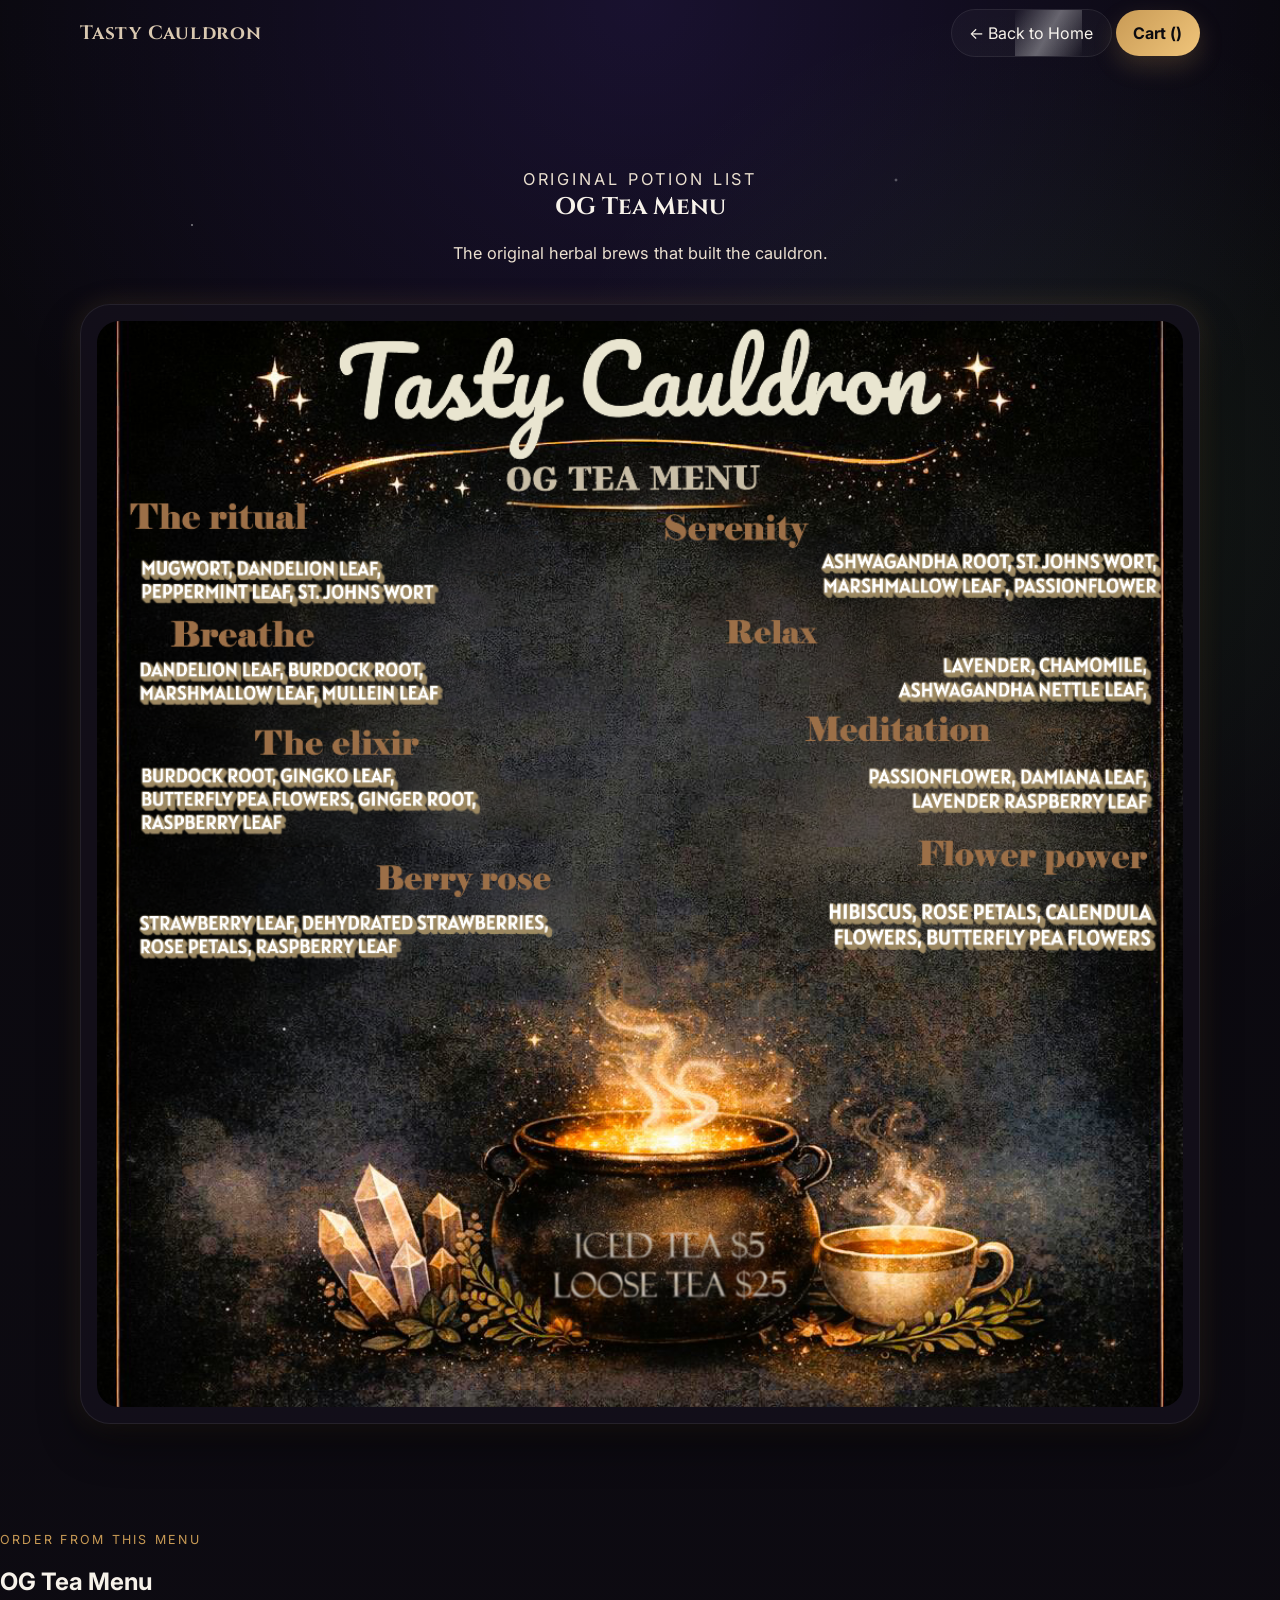
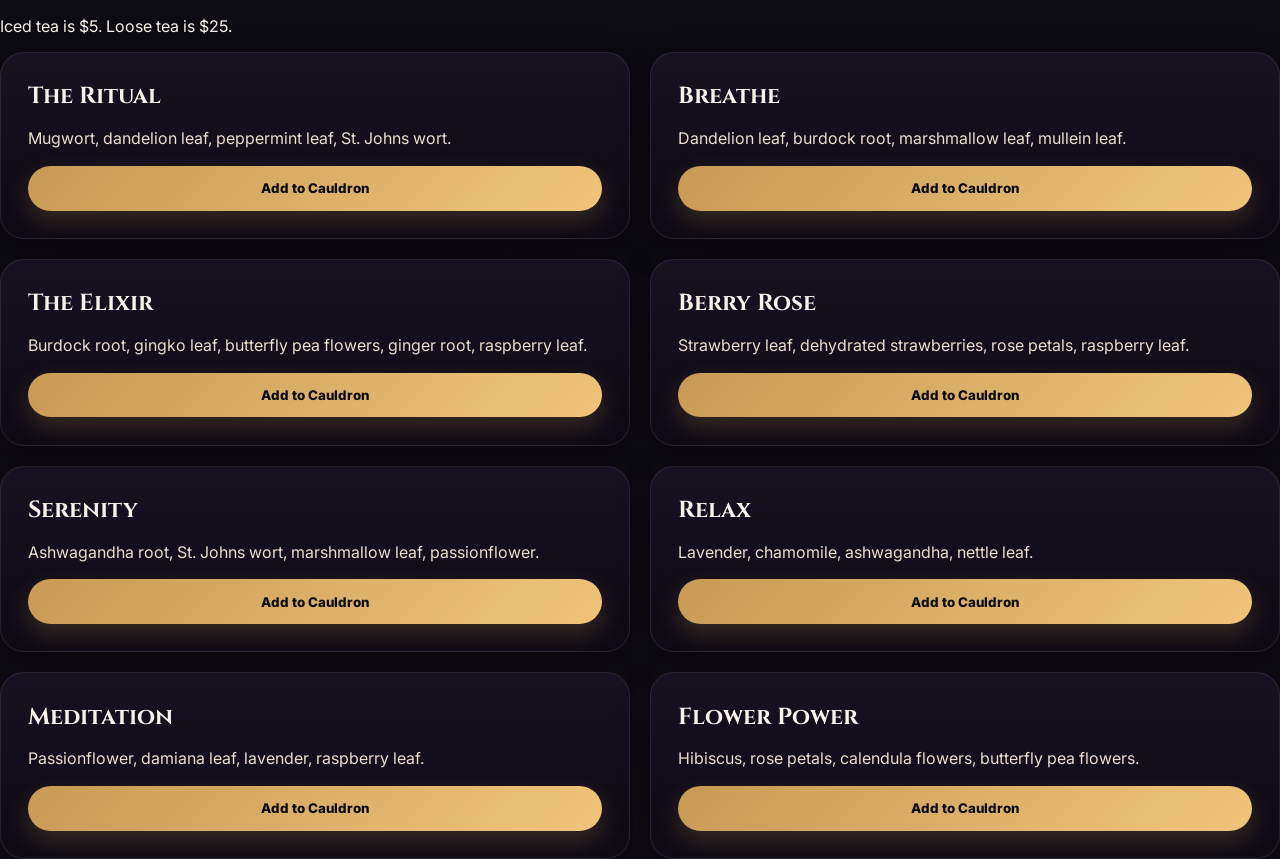
<file: og-tea.html>
<!DOCTYPE html>
<html lang="en">
<head>


  
<!-- Google tag (gtag.js) -->
<script async src="https://www.googletagmanager.com/gtag/js?id=G-0WWXPFEBN2"></script>
<script>
  window.dataLayer = window.dataLayer || [];
  function gtag(){dataLayer.push(arguments);}
  gtag('js', new Date());

  gtag('config', 'G-0WWXPFEBN2');
</script>

  <meta charset="UTF-8" />
  <meta name="viewport" content="width=device-width, initial-scale=1.0" />
  <title>OG Tea Menu | Tasty Cauldron</title>
  <link rel="preconnect" href="https://fonts.googleapis.com">
  <link rel="preconnect" href="https://fonts.gstatic.com" crossorigin>
  <link href="https://fonts.googleapis.com/css2?family=Cinzel:wght@500;600;700&family=Inter:wght@400;500;600&display=swap" rel="stylesheet">
  <link rel="stylesheet" href="style.css" />
  <link rel="stylesheet" href="https://cdn.snipcart.com/themes/v3.3.0/default/snipcart.css" />
</head>




<body>

  <div class="magic-sparkles">
  <span>✨</span>
  <span>✦</span>
  <span>🧹</span>
  <span>✧</span>
  <span>✨</span>
  <span>🧹</span>
  <span>✦</span>
</div>




 <!-- Snipcart -->
  <div hidden id="snipcart" data-api-key="MWIxMTcwYzAtZGZhNi00MjU3LWFjNTItZDNhZDAxZWQ0MmQ5NjM5MTIyNTc5MzQ2MTMwNzY3"></div>

  <div class="menu-shell">
    <div class="menu-top">
  <div class="menu-logo">Tasty Cauldron</div>
  <div class="top-links">
    <a href="index.html" class="back-link">← Back to Home</a>
    <a href="#" class="cart-button snipcart-checkout">
      Cart (<span class="snipcart-items-count"></span>)
    </a>
  </div>
</div>
    <main class="menu-page">
      <section class="menu-hero">
        <p class="eyebrow">Original potion list</p>
        <h1>OG Tea Menu</h1>
        <p>The original herbal brews that built the cauldron.</p>
      </section>

      <section class="menu-frame gold-glow">
        <img src="images/og-tea-menu.png" alt="Tasty Cauldron OG Tea Menu" />
      </section>
    </main>
  </div>
</body>
</html>




<section class="order-section">
  <div class="order-heading">
    <p class="eyebrow">Order from this menu</p>
    <h2>OG Tea Menu</h2>
    <p>Iced tea is $5. Loose tea is $25.</p>
  </div>

  <div class="product-grid">
    <article class="product-card">
      <h3>The Ritual</h3>
      <p class="product-desc">Mugwort, dandelion leaf, peppermint leaf, St. Johns wort.</p>
      <button class="snipcart-add-item add-btn"
        data-item-id="the-ritual-tea"
        data-item-name="The Ritual"
        data-item-price="5.00"
        data-item-url="/og-tea.html"
        data-item-description="The Ritual tea"
        data-item-image="/images/og-tea-menu.png"
        data-item-custom1-name="Tea Style"
        data-item-custom1-options="Iced|Loose Tea[+20.00]"
        data-item-custom1-required="true">
        Add to Cauldron
      </button>
    </article>

    <article class="product-card">
      <h3>Breathe</h3>
      <p class="product-desc">Dandelion leaf, burdock root, marshmallow leaf, mullein leaf.</p>
      <button class="snipcart-add-item add-btn"
        data-item-id="breathe-tea"
        data-item-name="Breathe"
        data-item-price="5.00"
        data-item-url="/og-tea.html"
        data-item-description="Breathe tea"
        data-item-image="/images/og-tea-menu.png"
        data-item-custom1-name="Tea Style"
        data-item-custom1-options="Iced|Loose Tea[+20.00]"
        data-item-custom1-required="true">
        Add to Cauldron
      </button>
    </article>

    <article class="product-card">
      <h3>The Elixir</h3>
      <p class="product-desc">Burdock root, gingko leaf, butterfly pea flowers, ginger root, raspberry leaf.</p>
      <button class="snipcart-add-item add-btn"
        data-item-id="the-elixir-tea"
        data-item-name="The Elixir"
        data-item-price="5.00"
        data-item-url="/og-tea.html"
        data-item-description="The Elixir tea"
        data-item-image="/images/og-tea-menu.png"
        data-item-custom1-name="Tea Style"
        data-item-custom1-options="Iced|Loose Tea[+20.00]"
        data-item-custom1-required="true">
        Add to Cauldron
      </button>
    </article>

    <article class="product-card">
      <h3>Berry Rose</h3>
      <p class="product-desc">Strawberry leaf, dehydrated strawberries, rose petals, raspberry leaf.</p>
      <button class="snipcart-add-item add-btn"
        data-item-id="berry-rose-tea"
        data-item-name="Berry Rose"
        data-item-price="5.00"
        data-item-url="/og-tea.html"
        data-item-description="Berry Rose tea"
        data-item-image="/images/og-tea-menu.png"
        data-item-custom1-name="Tea Style"
        data-item-custom1-options="Iced|Loose Tea[+20.00]"
        data-item-custom1-required="true">
        Add to Cauldron
      </button>
    </article>

    <article class="product-card">
      <h3>Serenity</h3>
      <p class="product-desc">Ashwagandha root, St. Johns wort, marshmallow leaf, passionflower.</p>
      <button class="snipcart-add-item add-btn"
        data-item-id="serenity-tea"
        data-item-name="Serenity"
        data-item-price="5.00"
        data-item-url="/og-tea.html"
        data-item-description="Serenity tea"
        data-item-image="/images/og-tea-menu.png"
        data-item-custom1-name="Tea Style"
        data-item-custom1-options="Iced|Loose Tea[+20.00]"
        data-item-custom1-required="true">
        Add to Cauldron
      </button>
    </article>

    <article class="product-card">
      <h3>Relax</h3>
      <p class="product-desc">Lavender, chamomile, ashwagandha, nettle leaf.</p>
      <button class="snipcart-add-item add-btn"
        data-item-id="relax-tea"
        data-item-name="Relax"
        data-item-price="5.00"
        data-item-url="/og-tea.html"
        data-item-description="Relax tea"
        data-item-image="/images/og-tea-menu.png"
        data-item-custom1-name="Tea Style"
        data-item-custom1-options="Iced|Loose Tea[+20.00]"
        data-item-custom1-required="true">
        Add to Cauldron
      </button>
    </article>

    <article class="product-card">
      <h3>Meditation</h3>
      <p class="product-desc">Passionflower, damiana leaf, lavender, raspberry leaf.</p>
      <button class="snipcart-add-item add-btn"
        data-item-id="meditation-tea"
        data-item-name="Meditation"
        data-item-price="5.00"
        data-item-url="/og-tea.html"
        data-item-description="Meditation tea"
        data-item-image="/images/og-tea-menu.png"
        data-item-custom1-name="Tea Style"
        data-item-custom1-options="Iced|Loose Tea[+20.00]"
        data-item-custom1-required="true">
        Add to Cauldron
      </button>
    </article>

    <article class="product-card">
      <h3>Flower Power</h3>
      <p class="product-desc">Hibiscus, rose petals, calendula flowers, butterfly pea flowers.</p>
      <button class="snipcart-add-item add-btn"
        data-item-id="flower-power-tea"
        data-item-name="Flower Power"
        data-item-price="5.00"
        data-item-url="/og-tea.html"
        data-item-description="Flower Power tea"
        data-item-image="/images/og-tea-menu.png"
        data-item-custom1-name="Tea Style"
        data-item-custom1-options="Iced|Loose Tea[+20.00]"
        data-item-custom1-required="true">
        Add to Cauldron
      </button>
    </article>
  </div>
</section>





  <!-- Snipcart Script -->
  <script async src="https://cdn.snipcart.com/themes/v3.3.0/default/snipcart.js"></script>
</body>
</html>
</file>
<file: style.css>
:root {
  --bg: #0b0a0f;
  --bg-soft: #15121d;
  --panel: rgba(20, 16, 28, 0.82);
  --text: #f7f2ea;
  --muted: #d9c8b0;
  --gold: #c89a55;
  --gold-soft: rgba(200, 154, 85, 0.22);
  --green: #89f56e;
  --green-soft: rgba(137, 245, 110, 0.2);
  --plum: #a16ddc;
  --plum-soft: rgba(161, 109, 220, 0.2);
  --border: rgba(255, 255, 255, 0.08);
  --shadow: 0 20px 40px rgba(0, 0, 0, 0.45);
}

* {
  box-sizing: border-box;
}

html {
  scroll-behavior: smooth;
}

body {
  margin: 0;
  font-family: 'Inter', sans-serif;
  background:
    radial-gradient(circle at top, rgba(122, 75, 255, 0.14), transparent 28%),
    radial-gradient(circle at 80% 20%, rgba(137, 245, 110, 0.08), transparent 22%),
    linear-gradient(180deg, #09080d 0%, #0f0c14 100%);
  color: var(--text);
  min-height: 100vh;
}

body::before {
  content: "";
  position: fixed;
  inset: 0;
  pointer-events: none;
  background-image:
    radial-gradient(circle at 15% 25%, rgba(255,255,255,0.8) 0 1px, transparent 1.6px),
    radial-gradient(circle at 70% 20%, rgba(255,255,255,0.65) 0 1px, transparent 1.8px),
    radial-gradient(circle at 40% 70%, rgba(255,255,255,0.55) 0 1px, transparent 1.6px),
    radial-gradient(circle at 82% 72%, rgba(255,255,255,0.7) 0 1px, transparent 1.7px);
  opacity: 0.45;
}

img {
  max-width: 100%;
  display: block;
}

.top-nav {
  width: min(1120px, calc(100% - 2rem));
  margin: 0 auto;
  padding: 1.25rem 0;
  display: flex;
  justify-content: space-between;
  align-items: center;
}

.logo,
.menu-logo {
  font-family: 'Cinzel', serif;
  font-size: 1.2rem;
  font-weight: 700;
  letter-spacing: 0.04em;
  color: var(--muted);
}

.nav-link,
.back-link {
  color: var(--text);
  text-decoration: none;
  border: 1px solid var(--border);
  padding: 0.8rem 1.1rem;
  border-radius: 999px;
  background: rgba(255, 255, 255, 0.03);
  transition: transform 0.25s ease, border-color 0.25s ease, box-shadow 0.25s ease;
}

.nav-link:hover,
.back-link:hover {
  transform: translateY(-2px);
  border-color: rgba(200, 154, 85, 0.4);
  box-shadow: 0 0 18px rgba(200, 154, 85, 0.18);
}

.hero {
  min-height: 100vh;
  display: flex;
  flex-direction: column;
  background: radial-gradient(circle at center, rgba(122, 75, 255, 0.15), transparent 40%);
}

.hero-content {
  width: min(900px, calc(100% - 2rem));
  margin: auto;
  text-align: center;
  padding: 3rem 0 6rem;
}

.eyebrow {
  text-transform: uppercase;
  letter-spacing: 0.18em;
  font-size: 0.78rem;
  color: var(--gold);
  margin-bottom: 1rem;
}

.hero h1,
.section-heading h2,
.menu-hero h1 {
  font-family: 'Cinzel', serif;
  margin: 0;
  line-height: 1.1;
}

.hero h1 {
  font-size: clamp(2.8rem, 7vw, 5.6rem);
  max-width: 11ch;
  margin-inline: auto;
}

.hero-text,
.section-heading p,
.menu-hero p {
  color: #eadfcf;
  line-height: 1.7;
  max-width: 680px;
  margin: 1.25rem auto 0;
  font-size: 1.02rem;
}

.hero-btn {
  display: inline-block;
  margin-top: 2rem;
  padding: 1rem 1.5rem;
  border-radius: 999px;
  text-decoration: none;
  color: #0b0a0f;
  background: linear-gradient(135deg, var(--gold), #f0c57b);
  font-weight: 700;
  box-shadow: 0 12px 30px rgba(200, 154, 85, 0.35);
  transition: transform 0.25s ease, box-shadow 0.25s ease;
}

.hero-btn:hover {
  transform: translateY(-3px);
  box-shadow: 0 18px 36px rgba(200, 154, 85, 0.42);
}

.portal-section,
.menu-page {
  width: min(1120px, calc(100% - 2rem));
  margin: 0 auto;
  padding: 5rem 0 6rem;
}

.section-heading {
  text-align: center;
  margin-bottom: 2.5rem;
}

.portal-grid {
  display: grid;
  grid-template-columns: repeat(2, minmax(0, 1fr));
  gap: 1.4rem;
}

.portal-card {
  position: relative;
  overflow: hidden;
  text-decoration: none;
  color: var(--text);
  background: rgba(20, 16, 28, 0.6);
  backdrop-filter: blur(12px);
  border: 1px solid rgba(255,255,255,0.08);
  border-radius: 28px;
  padding: 2rem;
  min-height: 220px;
  box-shadow: 0 10px 30px rgba(0, 0, 0, 0.5);
  transition: all 0.3s ease;
}

.portal-card::after {
  content: "";
  position: absolute;
  inset: auto -20% -35% auto;
  width: 180px;
  height: 180px;
  border-radius: 50%;
  filter: blur(10px);
  opacity: 0.75;
}

.portal-card::after {
  transition: opacity 0.3s ease;
}

.portal-card:hover {
  transform: translateY(-10px) scale(1.02);
}

.gold-card:hover {
  border-color: rgba(200, 154, 85, 0.42);
  box-shadow: 0 20px 40px rgba(0, 0, 0, 0.45), 0 0 24px rgba(200, 154, 85, 0.16);
}

.green-card:hover {
  border-color: rgba(137, 245, 110, 0.42);
  box-shadow: 0 20px 40px rgba(0, 0, 0, 0.45), 0 0 24px rgba(137, 245, 110, 0.18);
}

.plum-card:hover {
  border-color: rgba(161, 109, 220, 0.42);
  box-shadow: 0 20px 40px rgba(0, 0, 0, 0.45), 0 0 24px rgba(161, 109, 220, 0.18);
}

.gold-card::after {
  background: var(--gold-soft);
}

.green-card::after {
  background: var(--green-soft);
}

.plum-card::after {
  background: var(--plum-soft);
}

.portal-label {
  display: inline-block;
  font-size: 0.78rem;
  text-transform: uppercase;
  letter-spacing: 0.14em;
  color: var(--muted);
  margin-bottom: 1rem;
}

.portal-card h3 {
  font-family: 'Cinzel', serif;
  font-size: 1.8rem;
  margin: 0 0 0.8rem;
}

.portal-card p {
  margin: 0;
  color: #eadfcf;
  max-width: 28ch;
  line-height: 1.65;
}

.menu-shell {
  min-height: 100vh;
}

.menu-top {
  width: min(1120px, calc(100% - 2rem));
  margin: 0 auto;
  padding: 1.25rem 0;
  display: flex;
  justify-content: space-between;
  align-items: center;
}

.menu-hero {
  text-align: center;
  margin-bottom: 2.25rem;
}

.menu-frame {
  background: var(--panel);
  border: 1px solid var(--border);
  border-radius: 30px;
  padding: 1rem;
  box-shadow: var(--shadow);
}

.menu-frame img {
  border-radius: 22px;
  width: 100%;
}

.gold-glow {
  box-shadow: var(--shadow), 0 0 28px rgba(200, 154, 85, 0.16);
}

.green-glow {
  box-shadow: var(--shadow), 0 0 30px rgba(137, 245, 110, 0.18);
}

.plum-glow {
  box-shadow: var(--shadow), 0 0 30px rgba(161, 109, 220, 0.18);
}

.contact-section {
  width: min(1120px, calc(100% - 2rem));
  margin: 0 auto;
  padding: 2rem 0 6rem;
}

.contact-wrap {
  display: grid;
  grid-template-columns: 0.95fr 1.05fr;
  gap: 1.5rem;
  align-items: start;
}

.contact-card,
.contact-form {
  background: linear-gradient(180deg, rgba(255,255,255,0.04), rgba(255,255,255,0.02));
  border: 1px solid var(--border);
  border-radius: 28px;
  padding: 2rem;
  box-shadow: var(--shadow);
}

.contact-card h3 {
  font-family: 'Cinzel', serif;
  font-size: 1.6rem;
  margin-top: 0;
  margin-bottom: 1rem;
}

.contact-card p {
  color: #eadfcf;
  line-height: 1.7;
  margin: 0 0 0.85rem;
}

.contact-form {
  display: flex;
  flex-direction: column;
}

.contact-form label {
  margin-bottom: 0.45rem;
  color: var(--muted);
  font-size: 0.95rem;
}

.contact-form input,
.contact-form textarea {
  width: 100%;
  padding: 0.95rem 1rem;
  margin-bottom: 1rem;
  border-radius: 16px;
  border: 1px solid rgba(255,255,255,0.09);
  background: rgba(11, 10, 15, 0.82);
  color: var(--text);
  font-family: 'Inter', sans-serif;
  font-size: 1rem;
  outline: none;
  transition: border-color 0.25s ease, box-shadow 0.25s ease;
}

.contact-form input:focus,
.contact-form textarea:focus {
  border-color: rgba(200, 154, 85, 0.45);
  box-shadow: 0 0 0 3px rgba(200, 154, 85, 0.12);
}

.contact-form button {
  border: none;
  border-radius: 999px;
  padding: 1rem 1.4rem;
  font-weight: 700;
  font-size: 1rem;
  cursor: pointer;
  color: #0b0a0f;
  background: linear-gradient(135deg, var(--gold), #f0c57b);
  box-shadow: 0 12px 30px rgba(200, 154, 85, 0.26);
  transition: transform 0.25s ease, box-shadow 0.25s ease;
}

.contact-form button:hover {
  transform: translateY(-2px);
  box-shadow: 0 18px 34px rgba(200, 154, 85, 0.34);
}

.herb-grid {
  display: grid;
  grid-template-columns: repeat(2, minmax(0, 1fr));
  gap: 1.4rem;
}

.herb-card {
  background: linear-gradient(180deg, rgba(255,255,255,0.04), rgba(255,255,255,0.02));
  border: 1px solid var(--border);
  border-radius: 24px;
  padding: 1.6rem;
  box-shadow: var(--shadow);
}

.herb-card h2 {
  font-family: 'Cinzel', serif;
  margin-top: 0;
  margin-bottom: 0.85rem;
  font-size: 1.5rem;
}

.herb-card p {
  margin: 0 0 0.8rem;
  color: #eadfcf;
  line-height: 1.7;
}

.herb-note {
  color: #ff9b9b;
  font-size: 0.9rem;
  margin-top: 0.5rem;
}

@media (max-width: 820px) {
  .portal-grid,
  .herb-grid,
  .contact-wrap {
    grid-template-columns: 1fr;
  }

  .top-nav,
  .menu-top {
    flex-direction: column;
    gap: 0.9rem;
  }

  .portal-card {
    min-height: 190px;
  }
}

.fade-in {
  opacity: 0;
  transform: translateY(20px);
  animation: fadeUp 0.8s ease forwards;
}

@keyframes fadeUp {
  to {
    opacity: 1;
    transform: translateY(0);
  }
}



/* Soft magical page entrance */
.menu-shell {
  animation: fadeInCauldron 0.9s ease forwards;
}

@keyframes fadeInCauldron {
  from {
    opacity: 0;
    transform: translateY(18px);
  }
  to {
    opacity: 1;
    transform: translateY(0);
  }
}

/* Glowing menu image */
.menu-frame {
  animation: softPulseGlow 3.5s ease-in-out infinite;
}

@keyframes softPulseGlow {
  0%, 100% {
    box-shadow: 0 0 20px rgba(212, 175, 55, 0.18);
  }
  50% {
    box-shadow: 0 0 35px rgba(212, 175, 55, 0.42);
  }
}

/* Product cards float in gently */
.product-card {
  animation: floatUp 0.7s ease both;
}

.product-card:nth-child(2) { animation-delay: 0.08s; }
.product-card:nth-child(3) { animation-delay: 0.16s; }
.product-card:nth-child(4) { animation-delay: 0.24s; }
.product-card:nth-child(5) { animation-delay: 0.32s; }
.product-card:nth-child(6) { animation-delay: 0.40s; }
.product-card:nth-child(7) { animation-delay: 0.48s; }
.product-card:nth-child(8) { animation-delay: 0.56s; }

@keyframes floatUp {
  from {
    opacity: 0;
    transform: translateY(22px);
  }
  to {
    opacity: 1;
    transform: translateY(0);
  }
}

/* Button shimmer */
.add-btn,
.cart-button {
  position: relative;
  overflow: hidden;
}

.add-btn::after,
.cart-button::after {
  content: "";
  position: absolute;
  top: 0;
  left: -120%;
  width: 80%;
  height: 100%;
  background: linear-gradient(
    120deg,
    transparent,
    rgba(255, 255, 255, 0.35),
    transparent
  );
  animation: shimmerSpell 3s infinite;
}

@keyframes shimmerSpell {
  0% {
    left: -120%;
  }
  55%, 100% {
    left: 130%;
  }
}


/* Floating sparkles and broomsticks */
.magic-sparkles {
  position: fixed;
  inset: 0;
  pointer-events: none;
  overflow: hidden;
  z-index: 1;
}

.magic-sparkles span {
  position: absolute;
  bottom: -60px;
  font-size: 1.6rem;
  opacity: 0.75;
  animation: floatMagic 12s linear infinite;
}

.magic-sparkles span:nth-child(1) {
  left: 8%;
  animation-delay: 0s;
  font-size: 1.4rem;
}

.magic-sparkles span:nth-child(2) {
  left: 22%;
  animation-delay: 2s;
  font-size: 1.1rem;
}

.magic-sparkles span:nth-child(3) {
  left: 35%;
  animation-delay: 4s;
  font-size: 1.8rem;
}

.magic-sparkles span:nth-child(4) {
  left: 50%;
  animation-delay: 1s;
  font-size: 1.2rem;
}

.magic-sparkles span:nth-child(5) {
  left: 65%;
  animation-delay: 3s;
  font-size: 1.5rem;
}

.magic-sparkles span:nth-child(6) {
  left: 78%;
  animation-delay: 5s;
  font-size: 1.8rem;
}

.magic-sparkles span:nth-child(7) {
  left: 90%;
  animation-delay: 6s;
  font-size: 1.2rem;
}

@keyframes floatMagic {
  0% {
    transform: translateY(0) rotate(0deg);
    opacity: 0;
  }

  10% {
    opacity: 0.8;
  }

  50% {
    transform: translateY(-50vh) rotate(180deg);
    opacity: 0.9;
  }

  100% {
    transform: translateY(-110vh) rotate(360deg);
    opacity: 0;
  }
}

.shipping-notice {
  max-width: 850px;
  margin: 30px auto;
  padding: 18px 22px;
  text-align: center;
  background: rgba(30, 20, 45, 0.72);
  border: 1px solid rgba(212, 175, 55, 0.35);
  border-radius: 18px;
  box-shadow: 0 0 18px rgba(212, 175, 55, 0.15);
}

.shipping-notice p {
  margin: 0;
  color: #f4ecff;
  font-family: 'Inter', sans-serif;
  line-height: 1.6;
  font-size: 0.98rem;
}

.shipping-notice strong {
  color: #ffd700;
}


/* ✨ MAIN PAGE FADE IN */
body {
  animation: pageFade 0.9s ease;
}

@keyframes pageFade {
  from {
    opacity: 0;
    transform: translateY(15px);
  }
  to {
    opacity: 1;
    transform: translateY(0);
  }
}

/* HOMEPAGE MAGIC ANIMATIONS */

.hero-content {
  animation: homepageFadeUp 1s ease both;
}

.shipping-notice {
  animation: homepageGlowIn 1s ease both;
  animation-delay: 0.25s;
}

.portal-card {
  animation: homepageFadeUp 0.8s ease both;
}

.portal-card:nth-child(1) { animation-delay: 0.1s; }
.portal-card:nth-child(2) { animation-delay: 0.2s; }
.portal-card:nth-child(3) { animation-delay: 0.3s; }
.portal-card:nth-child(4) { animation-delay: 0.4s; }
.portal-card:nth-child(5) { animation-delay: 0.5s; }

.contact-section {
  animation: homepageFadeUp 0.9s ease both;
}

@keyframes homepageFadeUp {
  from {
    opacity: 0;
    transform: translateY(24px);
  }

  to {
    opacity: 1;
    transform: translateY(0);
  }
}

@keyframes homepageGlowIn {
  from {
    opacity: 0;
    transform: scale(0.96);
    box-shadow: 0 0 0 rgba(212, 175, 55, 0);
  }

  to {
    opacity: 1;
    transform: scale(1);
    box-shadow: 0 0 22px rgba(212, 175, 55, 0.22);
  }
}

/* Portal cards hover lift */
.portal-card {
  transition: transform 0.3s ease, box-shadow 0.3s ease;
}

.portal-card:hover {
  transform: translateY(-8px) scale(1.02);
  box-shadow: 0 0 28px rgba(212, 175, 55, 0.32);
}

/* Button glow */
.hero-btn {
  position: relative;
  overflow: hidden;
  animation: buttonPulse 2.8s ease-in-out infinite;
}

@keyframes buttonPulse {
  0%, 100% {
    box-shadow: 0 0 10px rgba(212, 175, 55, 0.22);
  }

  50% {
    box-shadow: 0 0 24px rgba(212, 175, 55, 0.48);
  }
}

/* ✨ HOMEPAGE FLOATING MAGIC */
.magic-sky {
  position: fixed;
  inset: 0;
  pointer-events: none;
  overflow: hidden;
  z-index: 0;
}

.hero,
main,
.top-nav {
  position: relative;
  z-index: 5;
}

.magic-sky span {
  position: absolute;
  bottom: -80px;
  opacity: 0;
  animation-name: floatMagicSky;
  animation-timing-function: linear;
  animation-iteration-count: infinite;
}

.magic-sky span:nth-child(1) { left: 5%; animation-duration: 10s; animation-delay: -1s; font-size: 1.3rem; }
.magic-sky span:nth-child(2) { left: 15%; animation-duration: 12s; animation-delay: -3s; font-size: 1rem; }
.magic-sky span:nth-child(3) { left: 25%; animation-duration: 9s; animation-delay: -5s; font-size: 1.8rem; }
.magic-sky span:nth-child(4) { left: 40%; animation-duration: 11s; animation-delay: -2s; font-size: 1.1rem; }
.magic-sky span:nth-child(5) { left: 55%; animation-duration: 13s; animation-delay: -6s; font-size: 1.4rem; }
.magic-sky span:nth-child(6) { left: 68%; animation-duration: 10s; animation-delay: -4s; font-size: 1.9rem; }
.magic-sky span:nth-child(7) { left: 78%; animation-duration: 14s; animation-delay: -7s; font-size: 1rem; }
.magic-sky span:nth-child(8) { left: 88%; animation-duration: 12s; animation-delay: -2s; font-size: 2rem; }
.magic-sky span:nth-child(9) { left: 95%; animation-duration: 11s; animation-delay: -5s; font-size: 1.3rem; }

@keyframes floatMagicSky {
  0% {
    transform: translateY(0) rotate(0deg);
    opacity: 0;
  }

  15% {
    opacity: 0.9;
  }

  80% {
    opacity: 0.9;
  }

  100% {
    transform: translateY(-120vh) rotate(360deg);
    opacity: 0;
  }
}



/* 🌫️ CAULDRON SMOKE */
.cauldron-smoke {
  position: fixed;
  bottom: 0;
  left: 50%;
  transform: translateX(-50%);
  width: 300px;
  height: 200px;
  pointer-events: none;
  z-index: 1;
}

.cauldron-smoke span {
  position: absolute;
  bottom: 0;
  left: 50%;
  width: 60px;
  height: 60px;
  background: radial-gradient(circle, rgba(200,154,85,0.15), transparent 70%);
  border-radius: 50%;
  transform: translateX(-50%);
  animation: smokeRise 6s ease-in-out infinite;
}

/* stagger smoke */
.cauldron-smoke span:nth-child(2) { animation-delay: 1s; left: 40%; }
.cauldron-smoke span:nth-child(3) { animation-delay: 2s; left: 60%; }
.cauldron-smoke span:nth-child(4) { animation-delay: 3s; left: 45%; }
.cauldron-smoke span:nth-child(5) { animation-delay: 4s; left: 55%; }

@keyframes smokeRise {
  0% {
    transform: translateX(-50%) translateY(0) scale(0.6);
    opacity: 0;
  }

  20% {
    opacity: 0.6;
  }

  50% {
    transform: translateX(-50%) translateY(-80px) scale(1.1);
    opacity: 0.4;
  }

  100% {
    transform: translateX(-50%) translateY(-160px) scale(1.5);
    opacity: 0;
  }
}




/* ⚡ LIGHTNING FLASH */
.lightning-flash {
  position: fixed;
  inset: 0;
  background: white;
  opacity: 0;
  pointer-events: none;
  z-index: 5;
  animation: lightningFlash 12s infinite;
}

@keyframes lightningFlash {
  0%, 90%, 100% {
    opacity: 0;
  }

  92% {
    opacity: 0.15;
  }

  93% {
    opacity: 0;
  }

  94% {
    opacity: 0.25;
  }

  95% {
    opacity: 0;
  }
}




/* ⚡ STRONGER LIGHTNING FLASH */
.lightning-flash {
  position: fixed;
  inset: 0;
  background: rgba(255, 255, 255, 0.9);
  opacity: 0;
  pointer-events: none;
  z-index: 9999;
  animation: lightningFlash 8s infinite;
}

@keyframes lightningFlash {
  0%, 78%, 100% {
    opacity: 0;
  }

  80% {
    opacity: 0.55;
  }

  81% {
    opacity: 0;
  }

  82% {
    opacity: 0.35;
  }

  83% {
    opacity: 0;
  }

  84% {
    opacity: 0.65;
  }

  85% {
    opacity: 0;
  }
}

/* ✨ BALM SECTION */
.balm-section {
  width: min(1120px, calc(100% - 2rem));
  margin: 0 auto;
  padding: 2rem 0 6rem;
}

.balm-card {
  min-height: 430px;
  display: flex;
  flex-direction: column;
  justify-content: space-between;
}

.balm-price {
  margin-top: 1.2rem;
  margin-bottom: 1rem;
  color: #ffd700;
  font-weight: 700;
  font-size: 1rem;
}

.balm-card .add-btn {
  margin-top: 1rem;
}

.balm-banner {
  max-width: 620px;
  margin: 0 auto 2.5rem;
  padding: 0.7rem;
  border-radius: 28px;
  background: rgba(20, 16, 28, 0.72);
  border: 1px solid rgba(212, 175, 55, 0.25);
  box-shadow: 0 0 24px rgba(212, 175, 55, 0.16);
}

.balm-banner img {
  width: 100%;
  max-height: 420px;
  object-fit: cover;
  border-radius: 20px;
  display: block;
}

/* ✨ TEA FEATURE IMAGE */
.tea-banner {
  max-width: 700px;
  margin: 2rem auto 3rem;
  padding: 0.8rem;
  border-radius: 30px;
  background: rgba(20, 16, 28, 0.72);
  border: 1px solid rgba(212, 175, 55, 0.28);
  box-shadow: 0 0 28px rgba(212, 175, 55, 0.18);
}

.tea-banner img {
  width: 100%;
  max-height: 460px;
  object-fit: cover;
  border-radius: 22px;
  display: block;
  transition: transform 0.5s ease;
}

/* subtle luxury hover */
.tea-banner img:hover {
  transform: scale(1.02);
}



.nuts-section {
  width: min(1120px, calc(100% - 2rem));
  margin: 0 auto;
  padding: 2rem 0 6rem;
}

.nuts-banner {
  max-width: 700px;
  margin: 2rem auto 3rem;
  padding: 0.8rem;
  border-radius: 30px;
  background: rgba(20, 16, 28, 0.72);
  border: 1px solid rgba(212, 175, 55, 0.28);
  box-shadow: 0 0 28px rgba(212, 175, 55, 0.18);
}

.nuts-banner img {
  width: 100%;
  max-height: 460px;
  object-fit: cover;
  border-radius: 22px;
  display: block;
}



/* SHOP DROPDOWN */
.dropdown {
  position: relative;
  z-index: 10000;
}

.dropdown-btn {
  cursor: pointer;
  font-family: 'Inter', sans-serif;
  font-size: 1rem;
}

.dropdown-menu {
  position: absolute;
  right: 0;
  top: 115%;
  min-width: 170px;
  background: rgba(20, 16, 28, 0.98);
  border: 1px solid rgba(212, 175, 55, 0.35);
  border-radius: 18px;
  box-shadow: 0 12px 30px rgba(0,0,0,0.45);
  padding: 0.6rem;
  display: none;
  z-index: 10001;
}

.dropdown-menu a {
  display: block;
  color: #f7f2ea;
  text-decoration: none;
  padding: 0.8rem 1rem;
  border-radius: 12px;
  font-family: 'Inter', sans-serif;
  white-space: nowrap;
}

.dropdown-menu a:hover {
  background: rgba(212, 175, 55, 0.14);
  color: #ffd700;
}

.dropdown:hover .dropdown-menu,
.dropdown:focus-within .dropdown-menu {
  display: block;
}


.herb-jump {
  margin: 30px auto;
  padding: 24px;
  border: 1px solid rgba(212, 175, 55, 0.45);
  border-radius: 22px;
  background: rgba(25, 10, 40, 0.75);
  box-shadow: 0 0 22px rgba(212, 175, 55, 0.15);
  text-align: center;
}

.herb-jump h2 {
  font-family: 'Cinzel', serif;
  color: #f5d77b;
  margin-bottom: 18px;
}

.herb-jump-links {
  display: flex;
  flex-wrap: wrap;
  justify-content: center;
  gap: 10px;
}

.herb-jump-links a {
  text-decoration: none;
  color: #f8e7a1;
  border: 1px solid rgba(212, 175, 55, 0.55);
  border-radius: 999px;
  padding: 9px 14px;
  background: rgba(255, 255, 255, 0.05);
  font-size: 0.9rem;
  transition: all 0.25s ease;
}

.herb-jump-links a:hover {
  background: rgba(212, 175, 55, 0.18);
  box-shadow: 0 0 14px rgba(212, 175, 55, 0.35);
  transform: translateY(-2px);
}

html {
  scroll-behavior: smooth;
}

.custom-tea-section {
  margin: 40px auto;
  padding: 28px;
  border: 1px solid rgba(212, 175, 55, 0.45);
  border-radius: 24px;
  background: rgba(25, 10, 40, 0.78);
  box-shadow: 0 0 24px rgba(212, 175, 55, 0.15);
  text-align: center;
}

.custom-tea-section h2 {
  font-family: 'Cinzel', serif;
  color: #f5d77b;
}

.custom-price {
  color: #f8e7a1;
  font-weight: 700;
  font-size: 1.1rem;
}

.custom-herb-options {
  display: grid;
  grid-template-columns: repeat(auto-fit, minmax(190px, 1fr));
  gap: 12px;
  margin: 22px 0;
  text-align: left;
}

.custom-herb-options label {
  padding: 12px;
  border: 1px solid rgba(212, 175, 55, 0.35);
  border-radius: 14px;
  color: #fff4cf;
  background: rgba(255, 255, 255, 0.05);
}

.tea-blend-message {
  color: #f5d77b;
  font-weight: 600;
}

.custom-tea-button {
  border: none;
  border-radius: 999px;
  padding: 13px 22px;
  background: linear-gradient(135deg, #c99a2e, #f5d77b);
  color: #1b0b2e;
  font-weight: 800;
  cursor: pointer;
}


.custom-tea-section {
  margin: 40px auto;
  padding: 28px;
  border: 1px solid rgba(212, 175, 55, 0.45);
  border-radius: 24px;
  background: rgba(25, 10, 40, 0.78);
  box-shadow: 0 0 24px rgba(212, 175, 55, 0.15);
  text-align: center;
}

.custom-tea-section h2 {
  font-family: 'Cinzel', serif;
  color: #f5d77b;
}

.custom-price {
  color: #f8e7a1;
  font-weight: 700;
  font-size: 1.1rem;
}

.custom-herb-options {
  display: grid;
  grid-template-columns: repeat(auto-fit, minmax(190px, 1fr));
  gap: 12px;
  margin: 22px 0;
  text-align: left;
}

.custom-herb-options label {
  padding: 12px;
  border: 1px solid rgba(212, 175, 55, 0.35);
  border-radius: 14px;
  color: #fff4cf;
  background: rgba(255, 255, 255, 0.05);
}

.tea-blend-message {
  color: #f5d77b;
  font-weight: 600;
}

.custom-tea-button {
  border: none;
  border-radius: 999px;
  padding: 13px 22px;
  background: linear-gradient(135deg, #c99a2e, #f5d77b);
  color: #1b0b2e;
  font-weight: 800;
  cursor: pointer;
}

/* =========================================================
   TASTY CAULDRON SINGLE-PAGE SHOP ADDITIONS
   ========================================================= */

.logo { text-decoration: none; }

.nav-actions {
  display: flex;
  align-items: center;
  gap: 0.8rem;
}

.cart-button {
  color: #0b0a0f;
  text-decoration: none;
  border-radius: 999px;
  padding: 0.8rem 1.1rem;
  background: linear-gradient(135deg, var(--gold), #f0c57b);
  font-weight: 700;
  box-shadow: 0 10px 24px rgba(200, 154, 85, 0.22);
}

.shop-jump-section,
.collection-section {
  width: min(1120px, calc(100% - 2rem));
  margin: 0 auto;
  padding: 4rem 0 6rem;
  scroll-margin-top: 1.5rem;
}

.shop-jump-section { padding-top: 3rem; }

.section-nav {
  display: flex;
  flex-wrap: wrap;
  justify-content: center;
  gap: 0.8rem;
  max-width: 900px;
  margin: 0 auto;
}

.section-nav a {
  color: var(--text);
  text-decoration: none;
  padding: 0.85rem 1.15rem;
  border: 1px solid rgba(200, 154, 85, 0.32);
  border-radius: 999px;
  background: rgba(20, 16, 28, 0.72);
  box-shadow: 0 0 16px rgba(200, 154, 85, 0.08);
  transition: transform 0.25s ease, border-color 0.25s ease, box-shadow 0.25s ease;
}

.section-nav a:hover {
  transform: translateY(-2px);
  border-color: rgba(200, 154, 85, 0.7);
  box-shadow: 0 0 20px rgba(200, 154, 85, 0.22);
}

.product-grid {
  display: grid;
  grid-template-columns: repeat(2, minmax(0, 1fr));
  gap: 1.25rem;
}

.product-grid-3 { grid-template-columns: repeat(3, minmax(0, 1fr)); }

.product-card {
  position: relative;
  display: flex;
  flex-direction: column;
  min-height: 100%;
  padding: 1.7rem;
  border-radius: 24px;
  border: 1px solid rgba(255,255,255,0.09);
  background: linear-gradient(180deg, rgba(25, 18, 35, 0.88), rgba(14, 11, 20, 0.92));
  box-shadow: 0 12px 32px rgba(0,0,0,0.35);
}

.product-card h3,
.subcollection-heading h3,
.coming-soon-card h3 {
  font-family: 'Cinzel', serif;
}

.product-card h3 {
  margin: 0 0 0.8rem;
  font-size: 1.45rem;
}

.product-desc,
.option-note {
  color: #eadfcf;
  line-height: 1.65;
}

.product-desc { margin: 0 0 0.9rem; }
.option-note { margin: auto 0 1rem; font-size: 0.92rem; color: var(--muted); }

.product-price {
  color: #ffd970;
  font-weight: 700;
  margin: auto 0 1rem;
}

.add-btn {
  width: 100%;
  border: 0;
  border-radius: 999px;
  padding: 0.9rem 1.15rem;
  cursor: pointer;
  color: #0b0a0f;
  background: linear-gradient(135deg, var(--gold), #f0c57b);
  font-family: 'Inter', sans-serif;
  font-weight: 800;
  box-shadow: 0 10px 24px rgba(200,154,85,0.22);
  transition: transform 0.25s ease, box-shadow 0.25s ease;
}

.add-btn:hover { transform: translateY(-2px); box-shadow: 0 14px 28px rgba(200,154,85,0.34); }

.subcollection-heading {
  margin: 2.5rem 0 1.4rem;
  padding: 1.4rem 1.6rem;
  border-left: 3px solid var(--gold);
  background: linear-gradient(90deg, rgba(200,154,85,0.10), transparent);
  border-radius: 0 18px 18px 0;
}

.subcollection-heading h3 { margin: 0.25rem 0 0.45rem; font-size: 1.8rem; }
.subcollection-heading p { margin: 0; color: #eadfcf; }
.collection-kicker { color: var(--gold); text-transform: uppercase; letter-spacing: 0.14em; font-size: 0.76rem; }
.new-tea-heading { margin-top: 4rem; border-left-color: var(--plum); background: linear-gradient(90deg, rgba(161,109,220,0.12), transparent); }
.new-tea-heading .collection-kicker { color: #cfa7ff; }

.coming-soon-grid {
  display: grid;
  grid-template-columns: repeat(3, minmax(0, 1fr));
  gap: 1.25rem;
}

.coming-soon-card {
  min-height: 220px;
  padding: 1.8rem;
  border-radius: 26px;
  border: 1px solid rgba(255,255,255,0.09);
  background: rgba(20,16,28,0.72);
  box-shadow: var(--shadow);
}

.coming-soon-card h3 { margin: 1rem 0 0.7rem; font-size: 1.6rem; }
.coming-soon-card p { color: #eadfcf; line-height: 1.65; }
.coming-badge { display: inline-block; padding: 0.45rem 0.7rem; border-radius: 999px; background: rgba(255,255,255,0.06); color: var(--muted); font-size: 0.76rem; text-transform: uppercase; letter-spacing: 0.12em; }

.herb-search-wrap {
  max-width: 620px;
  margin: 0 auto 1.5rem;
}

.herb-search-wrap label { display: block; margin-bottom: 0.5rem; color: var(--muted); }
.herb-search-wrap input {
  width: 100%;
  padding: 0.95rem 1rem;
  border-radius: 16px;
  border: 1px solid rgba(200,154,85,0.28);
  background: rgba(11,10,15,0.82);
  color: var(--text);
  font: inherit;
}

.herb-accordion {
  display: grid;
  grid-template-columns: repeat(2, minmax(0, 1fr));
  gap: 0.9rem;
}

.herb-detail {
  align-self: start;
  border: 1px solid rgba(255,255,255,0.08);
  border-radius: 18px;
  background: rgba(20,16,28,0.72);
  overflow: hidden;
}

.herb-detail summary {
  cursor: pointer;
  padding: 1rem 1.15rem;
  font-family: 'Cinzel', serif;
  font-weight: 600;
  color: #f5d77b;
}

.herb-detail > div { padding: 0 1.15rem 1rem; }
.herb-detail p { color: #eadfcf; line-height: 1.55; margin: 0.45rem 0; }
.herb-detail .herb-note { color: #ffb3b3; }
.herb-disclaimer { max-width: 800px; margin: 1.5rem auto 0; text-align: center; color: var(--muted); font-size: 0.9rem; line-height: 1.6; }

.back-to-top {
  position: fixed;
  right: 1.1rem;
  bottom: 1.1rem;
  z-index: 50;
  width: 44px;
  height: 44px;
  display: grid;
  place-items: center;
  border-radius: 50%;
  text-decoration: none;
  color: #0b0a0f;
  background: linear-gradient(135deg, var(--gold), #f0c57b);
  box-shadow: 0 10px 24px rgba(0,0,0,0.35);
}

@media (max-width: 900px) {
  .product-grid-3,
  .coming-soon-grid { grid-template-columns: repeat(2, minmax(0, 1fr)); }
}

@media (max-width: 700px) {
  .single-page-nav { align-items: flex-start; }
  .nav-actions { width: 100%; flex-wrap: wrap; }
  .nav-actions .nav-link, .nav-actions .cart-button { flex: 1 1 auto; text-align: center; }
  .product-grid,
  .product-grid-3,
  .coming-soon-grid,
  .herb-accordion { grid-template-columns: 1fr; }
  .section-nav { gap: 0.6rem; }
  .section-nav a { padding: 0.75rem 0.9rem; font-size: 0.9rem; }
  .collection-section { padding: 3rem 0 4.5rem; }
}






/* ✨ SIGNATURE TEAS + COMING SOON FEATURE IMAGES */
.signatureteas,
.coming-soon {
  max-width: 700px;
  margin: 2rem auto 3rem;
  padding: 0.8rem;
  border-radius: 30px;
  background: rgba(20, 16, 28, 0.72);
  border: 1px solid rgba(212, 175, 55, 0.28);
  box-shadow: 0 0 28px rgba(212, 175, 55, 0.18);
}

.signatureteas img,
.coming-soon img {
  width: 100%;
  height: auto;
  object-fit: contain;
  border-radius: 22px;
  display: block;
  transition: transform 0.5s ease;
}


/* subtle magical hover */
.signatureteas img:hover,
.coming-soon img:hover {
  transform: scale(1.02);
}




@media (max-width: 700px) {
  .signatureteas img,
  .coming-soon img {
    height: 280px;
  }
}



/* ========================================
   TASTY CAULDRON — HAIR OIL COLLECTION
======================================== */

.hair-oil-section {
  position: relative;
}


/* HOUSE OIL GRID */

.hair-oil-grid {
  grid-template-columns: repeat(2, minmax(0, 1fr));
  max-width: 900px;
  margin: 0 auto;
}

.hair-oil-card {
  display: flex;
  flex-direction: column;
}

.hair-oil-card .add-btn {
  margin-top: auto;
}

.oil-subtitle {
  color: var(--gold);
  font-weight: 600;
  margin-top: -0.25rem;
  margin-bottom: 1rem;
}

.oil-note {
  color: var(--muted);
  font-size: 0.9rem;
  margin-top: 1rem;
}


/* ========================================
   PERSONAL POTION BUILDER
======================================== */

.custom-hair-oil {
  max-width: 1000px;
  margin: 4rem auto 0;
  padding: clamp(1.5rem, 4vw, 3rem);

  background:
    radial-gradient(
      circle at top,
      rgba(161, 109, 220, 0.14),
      transparent 45%
    ),
    rgba(20, 16, 28, 0.82);

  border: 1px solid rgba(161, 109, 220, 0.32);
  border-radius: 30px;

  box-shadow:
    var(--shadow),
    0 0 35px rgba(161, 109, 220, 0.12);
}


/* BUILDER HEADING */

.custom-oil-heading {
  text-align: center;
  max-width: 720px;
  margin: 0 auto 3rem;
}

.custom-oil-heading h2 {
  font-family: 'Cinzel', serif;
  font-size: clamp(2rem, 5vw, 3rem);
  margin: 0;
}

.custom-oil-heading > p:not(.eyebrow):not(.custom-price):not(.vitamin-e-note) {
  color: #eadfcf;
  line-height: 1.7;
}

.custom-oil-heading .custom-price {
  font-family: 'Cinzel', serif;
  font-size: 1.5rem;
  color: var(--gold);
  font-weight: 700;
  margin: 1.25rem 0 0.5rem;
}

.vitamin-e-note {
  color: var(--muted);
  font-size: 0.95rem;
}


/* BUILDER GROUPS */

.oil-builder-group {
  margin-top: 2.5rem;
}

.oil-builder-group h3 {
  font-family: 'Cinzel', serif;
  font-size: 1.35rem;
  margin-bottom: 0.4rem;
}

.builder-instruction {
  color: var(--muted);
  margin-top: 0;
  margin-bottom: 1.25rem;
}


/* ========================================
   CARRIER OIL + HERB OPTIONS
======================================== */

.carrier-oil-options,
.hair-herb-options {
  display: grid;
  grid-template-columns: repeat(3, minmax(0, 1fr));
  gap: 0.8rem;
}

.carrier-oil-options label,
.hair-herb-options label {
  display: flex;
  align-items: center;
  gap: 0.7rem;

  padding: 0.9rem 1rem;

  background: rgba(255, 255, 255, 0.035);

  border: 1px solid rgba(255, 255, 255, 0.08);
  border-radius: 15px;

  color: #eadfcf;

  cursor: pointer;

  transition:
    transform 0.2s ease,
    border-color 0.2s ease,
    background 0.2s ease,
    box-shadow 0.2s ease;
}

.carrier-oil-options label:hover,
.hair-herb-options label:hover {
  transform: translateY(-2px);

  border-color: rgba(200, 154, 85, 0.4);

  background: rgba(200, 154, 85, 0.06);

  box-shadow: 0 0 15px rgba(200, 154, 85, 0.08);
}


/* CHECKBOXES + RADIO BUTTONS */

.carrier-oil-options input,
.hair-herb-options input {
  accent-color: var(--plum);
  width: 17px;
  height: 17px;
  flex-shrink: 0;
}


/* ========================================
   BUILDER MESSAGE
======================================== */

.hair-oil-message {
  text-align: center;
  margin: 2rem 0 1rem;

  color: var(--muted);
  font-size: 0.95rem;
}


/* ========================================
   CUSTOM POTION BUTTON
======================================== */

.custom-hair-oil-button {
  display: block;

  width: min(100%, 420px);

  margin: 1rem auto 0;

  border: none;

  padding: 1rem 1.4rem;

  border-radius: 999px;

  cursor: pointer;

  font-weight: 700;
  font-size: 1rem;

  color: #0b0a0f;

  background:
    linear-gradient(
      135deg,
      var(--gold),
      #f0c57b
    );

  box-shadow:
    0 12px 30px rgba(200, 154, 85, 0.26);

  transition:
    transform 0.25s ease,
    box-shadow 0.25s ease;
}

.custom-hair-oil-button:hover {
  transform: translateY(-2px);

  box-shadow:
    0 18px 34px rgba(200, 154, 85, 0.36);
}


/* ========================================
   MOBILE
======================================== */

@media (max-width: 820px) {

  .hair-oil-grid {
    grid-template-columns: 1fr;
  }

  .carrier-oil-options,
  .hair-herb-options {
    grid-template-columns: repeat(2, minmax(0, 1fr));
  }

}


@media (max-width: 520px) {

  .carrier-oil-options,
  .hair-herb-options {
    grid-template-columns: 1fr;
  }

  .custom-hair-oil {
    padding: 1.4rem;
  }

}


/* ========================================
   HAIR OIL FEATURE IMAGE
======================================== */

.hair-oil-banner {
  width: min(100%, 760px);
  margin: 0 auto 2.75rem;
}

.hair-oil-banner img {
  display: block;
  width: 100%;
  height: auto;

  border-radius: 24px;

  border: 1px solid rgba(137, 245, 110, 0.22);

  box-shadow:
    0 20px 40px rgba(0, 0, 0, 0.45),
    0 0 28px rgba(137, 245, 110, 0.14);
}




/* =========================================
   THE COOKIE COVEN
========================================= */

.cookie-coven-section {
  position: relative;
  padding-top: 5rem;
  padding-bottom: 6rem;
}

.cookie-coven-section .section-heading h2 {
  color: #f5d77b;
  text-shadow: 0 0 22px rgba(200, 154, 85, 0.28);
}

.cookie-grid {
  display: grid;
  grid-template-columns: repeat(3, minmax(0, 1fr));
  gap: 1.5rem;
}

.cookie-card {
  border: 1px solid rgba(200, 154, 85, 0.25);
  transition:
    transform 0.3s ease,
    box-shadow 0.3s ease,
    border-color 0.3s ease;
}

.cookie-card:hover {
  transform: translateY(-6px);
  border-color: rgba(200, 154, 85, 0.65);
  box-shadow:
    0 18px 36px rgba(0, 0, 0, 0.45),
    0 0 25px rgba(200, 154, 85, 0.2);
}

.cookie-card h3 {
  color: #f7e5b5;
}

.cookie-flavor {
  color: #cfa7ff;
  font-size: 0.95rem;
  font-weight: 600;
  margin: 0 0 1rem;
}

.cookie-card .product-price {
  margin-top: auto;
  color: #ffd970;
  font-size: 1.1rem;
}

.cookie-card .add-btn {
  margin-top: 0.5rem;
}

/* FUTURE SPECIALTY COOKIES */

.cookie-coming-soon {
  max-width: 720px;
  margin: 3rem auto 0;
  padding: 2rem;
  text-align: center;
  background: rgba(25, 10, 40, 0.65);
  border: 1px solid rgba(200, 154, 85, 0.35);
  border-radius: 24px;
  box-shadow: 0 0 24px rgba(200, 154, 85, 0.12);
}

.cookie-coming-soon span {
  font-family: 'Cinzel', serif;
  color: #f5d77b;
  font-size: 1.25rem;
  font-weight: 700;
}

.cookie-coming-soon p {
  color: #eadfcf;
  line-height: 1.7;
  margin-bottom: 0;
}

/* TABLETS */

@media (max-width: 900px) {
  .cookie-grid {
    grid-template-columns: repeat(2, minmax(0, 1fr));
  }
}

/* MOBILE PHONES */

@media (max-width: 700px) {
  .cookie-grid {
    grid-template-columns: 1fr;
  }

  .cookie-coven-section {
    padding-top: 3rem;
    padding-bottom: 4rem;
  }

  .cookie-coming-soon {
    padding: 1.5rem;
  }
}
</file>
